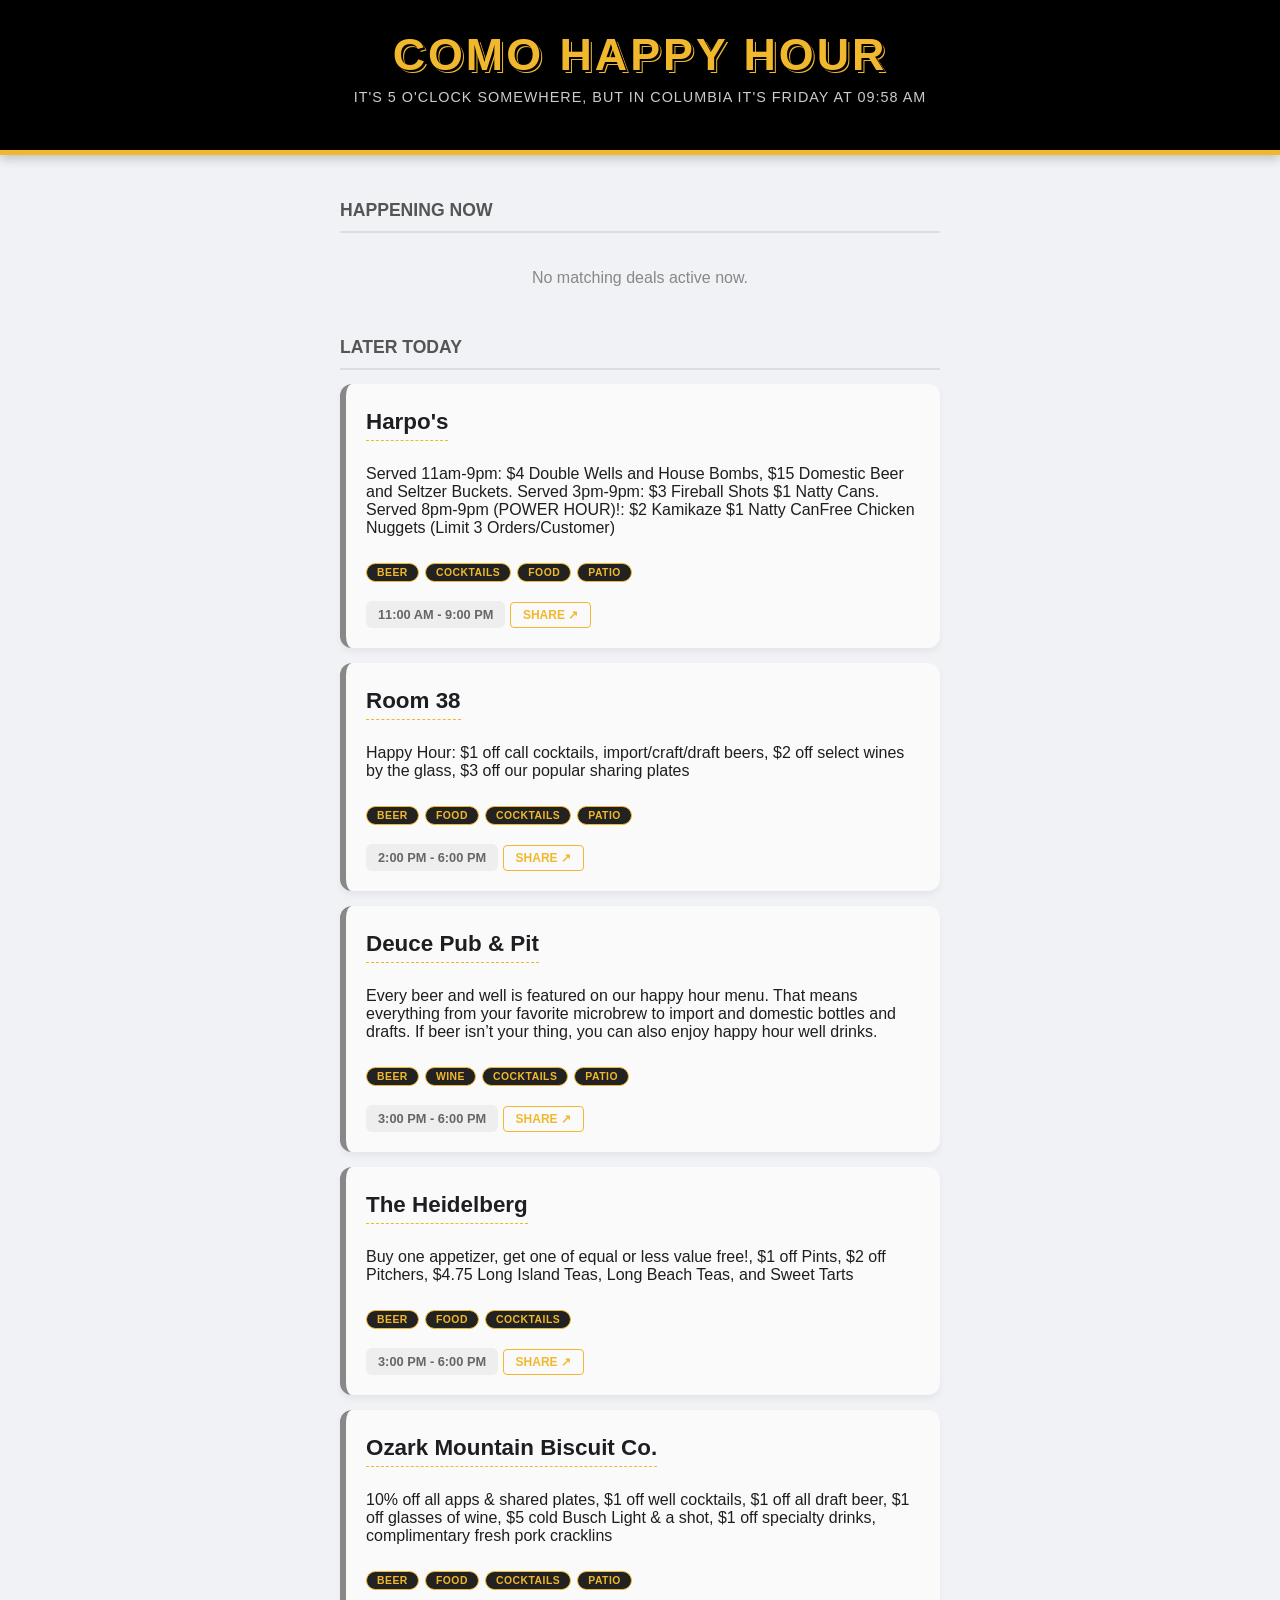
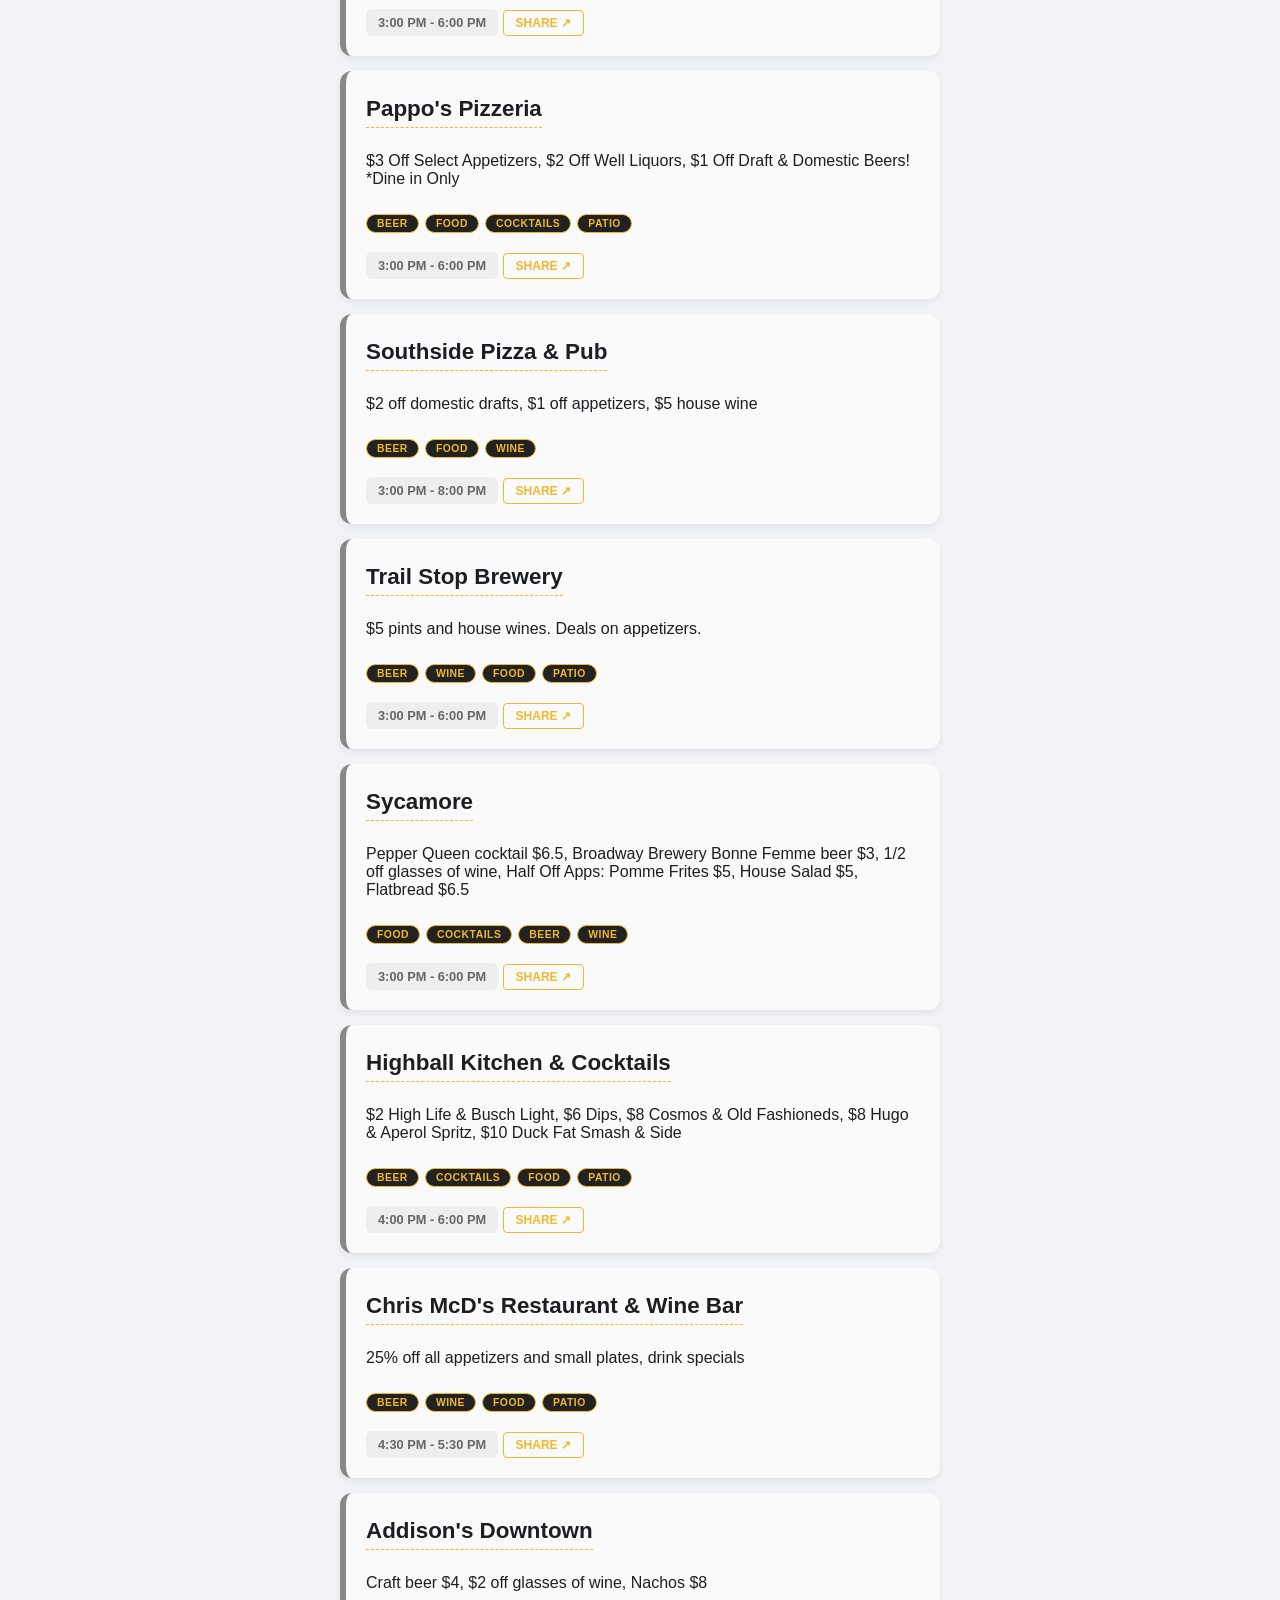
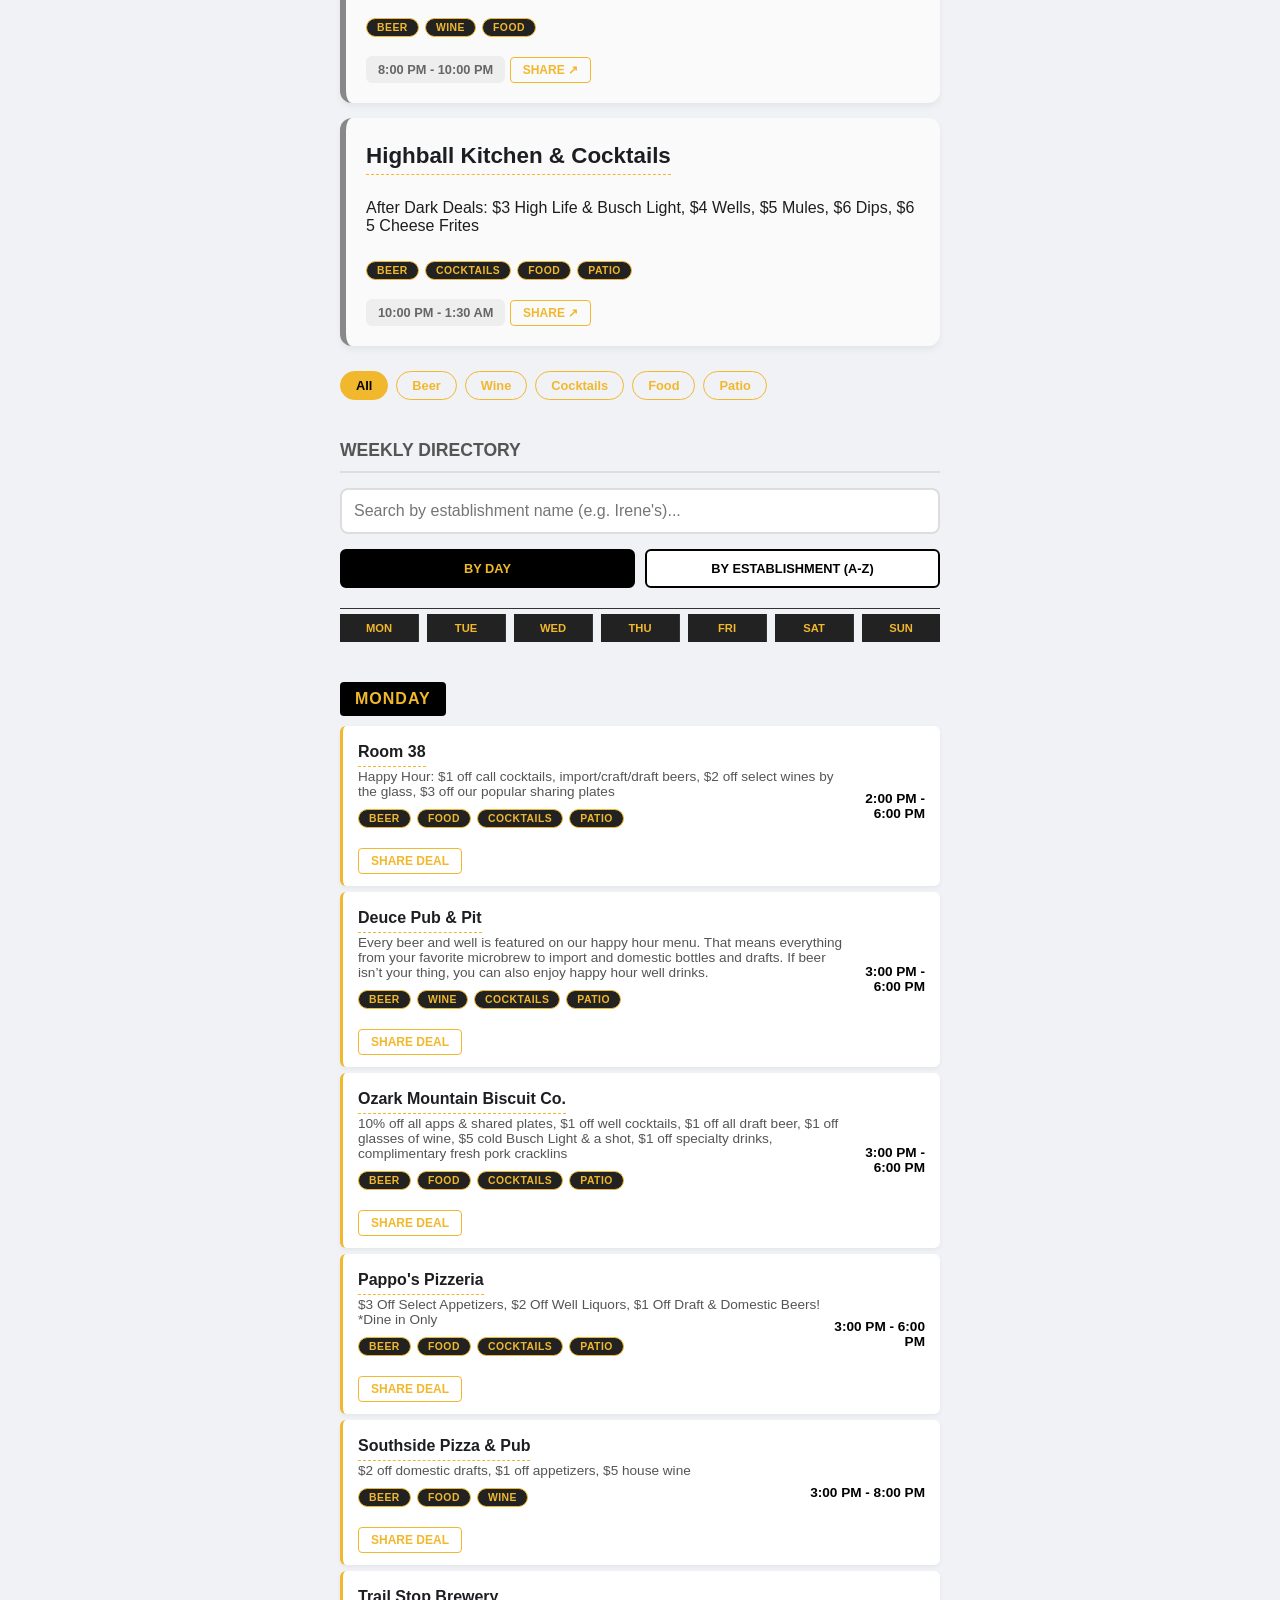
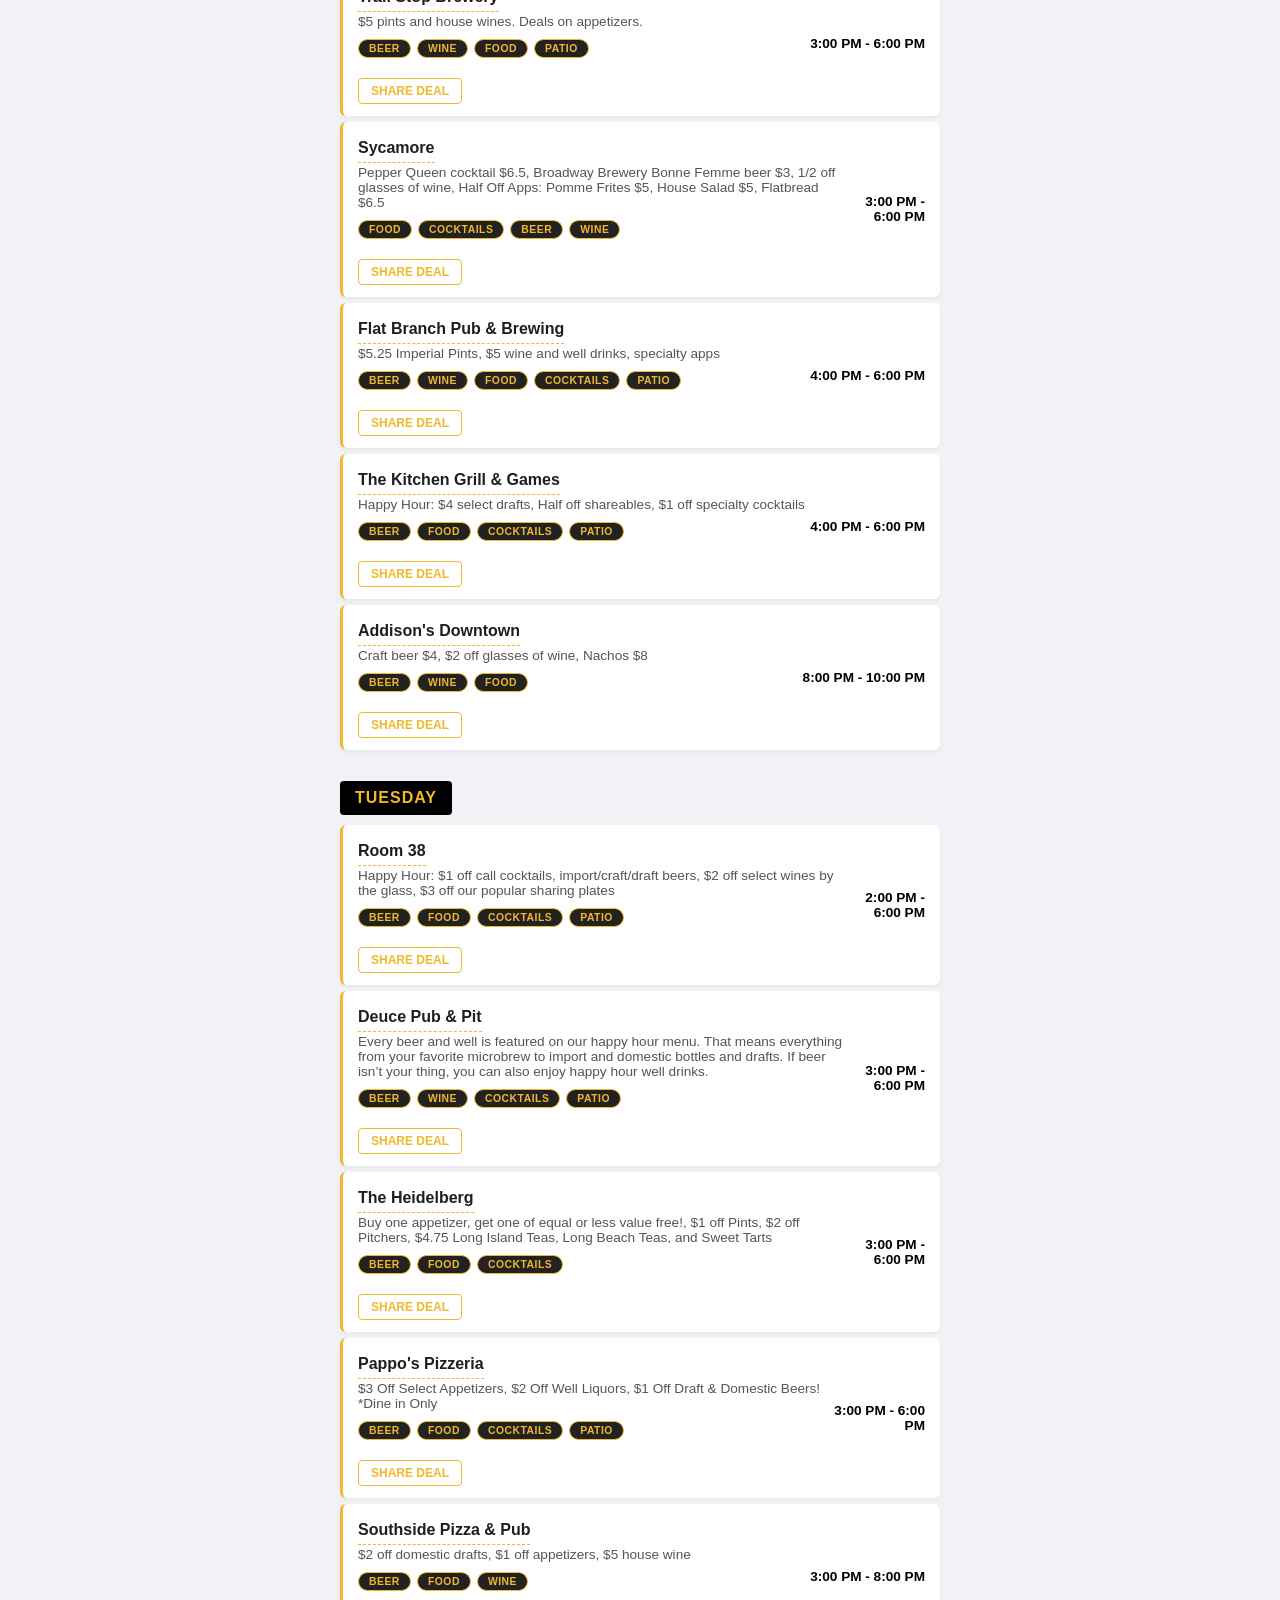
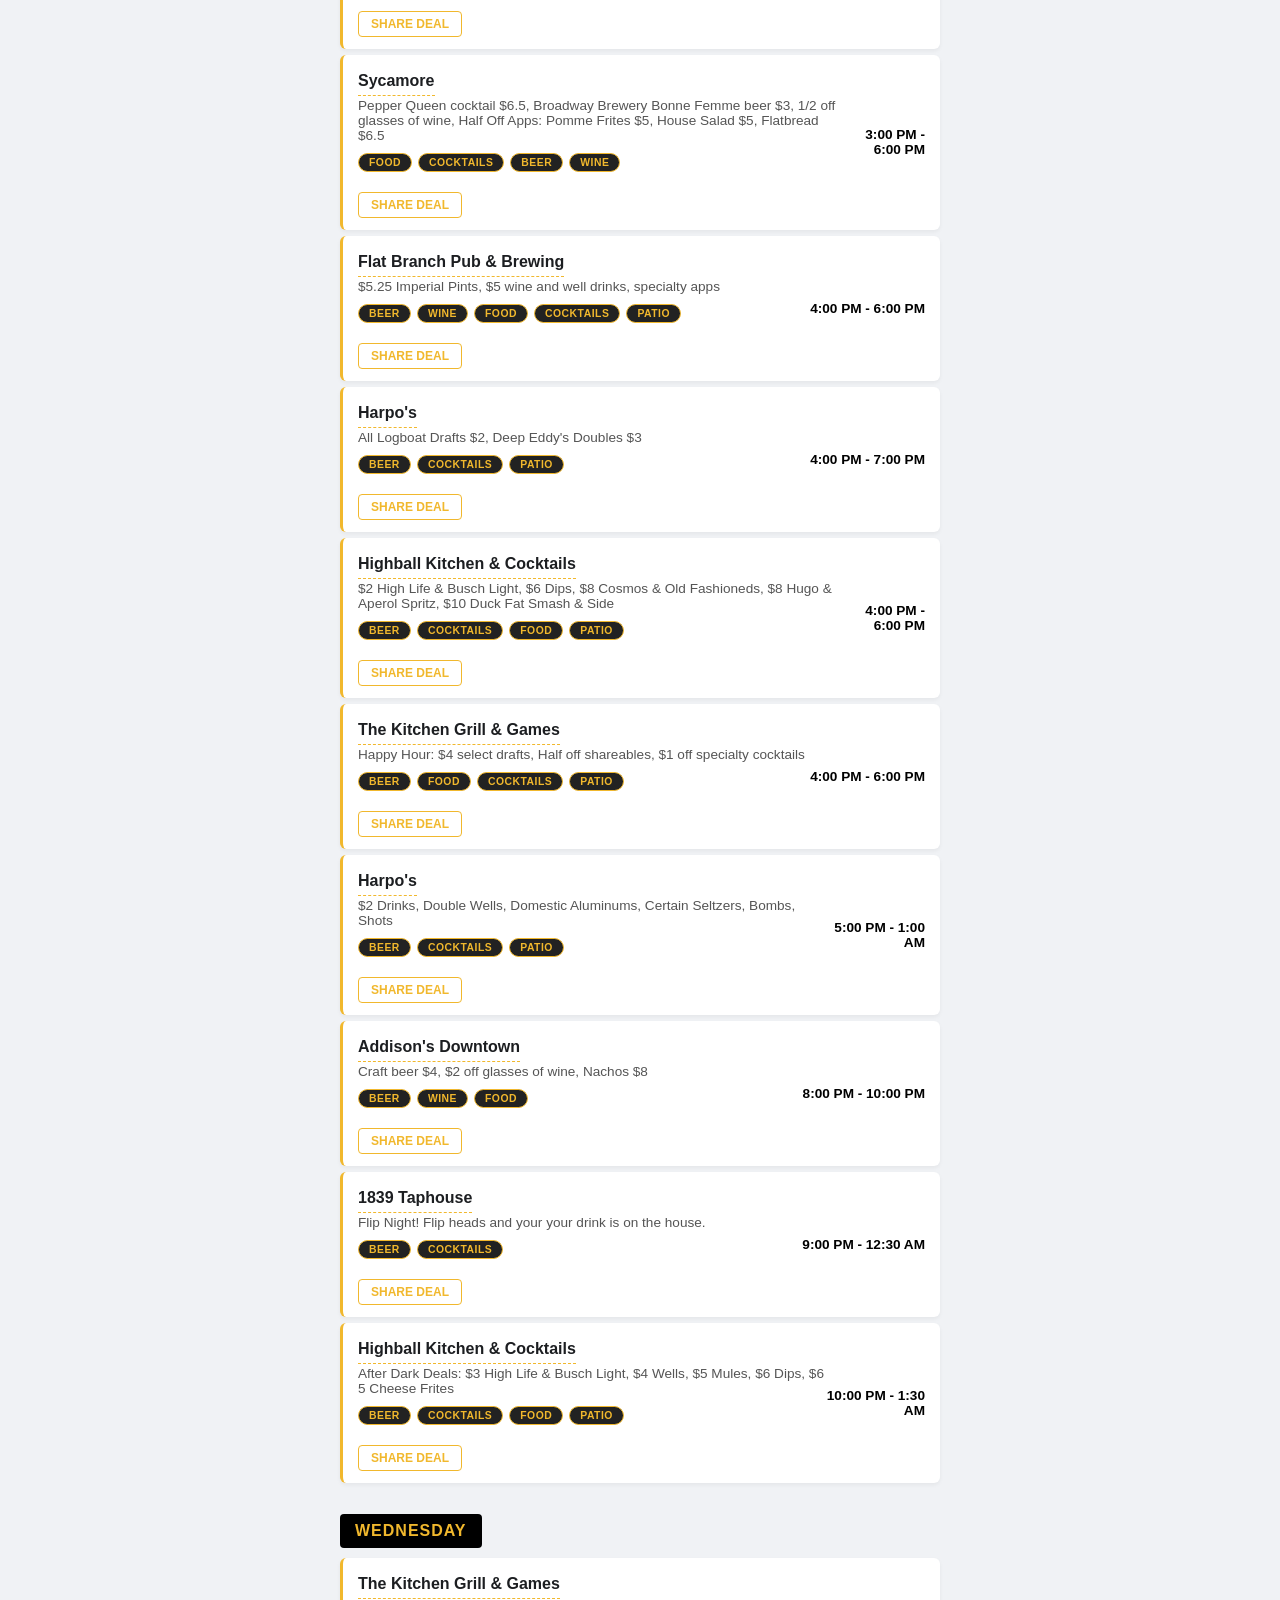
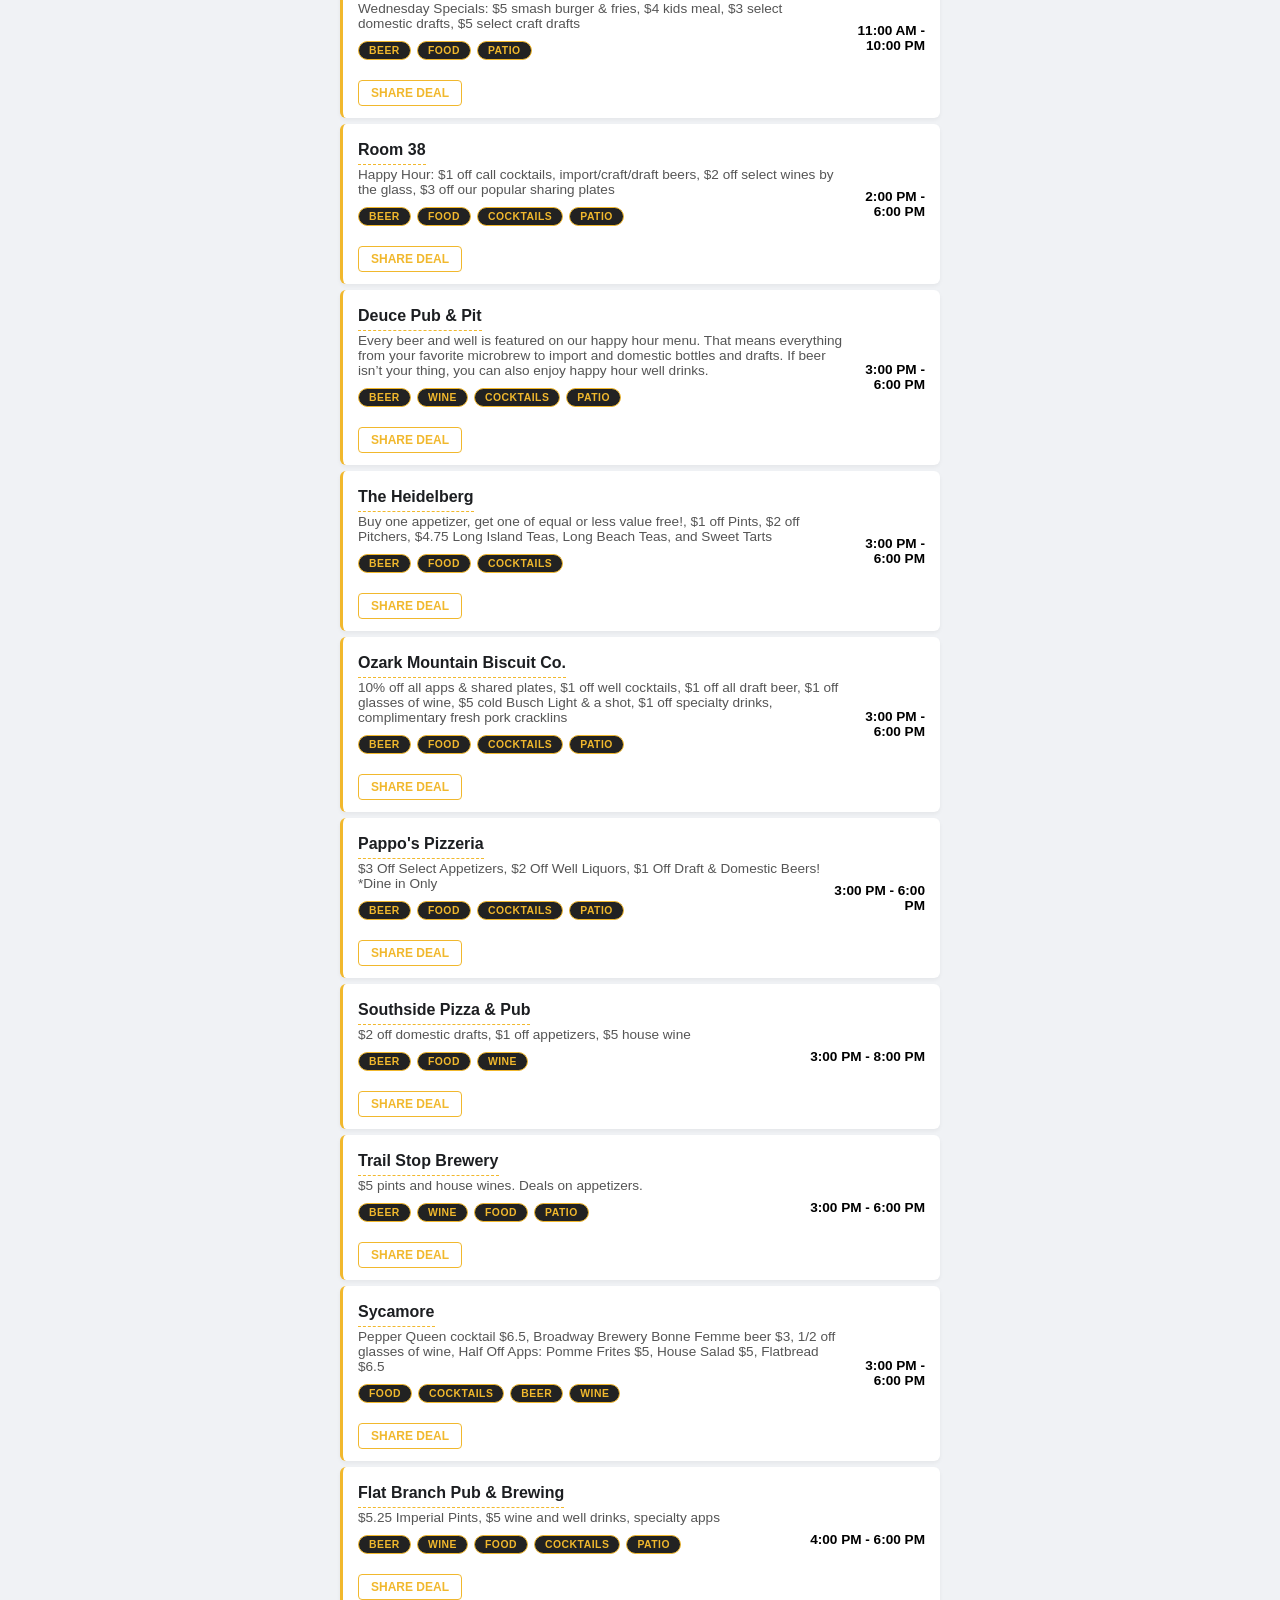
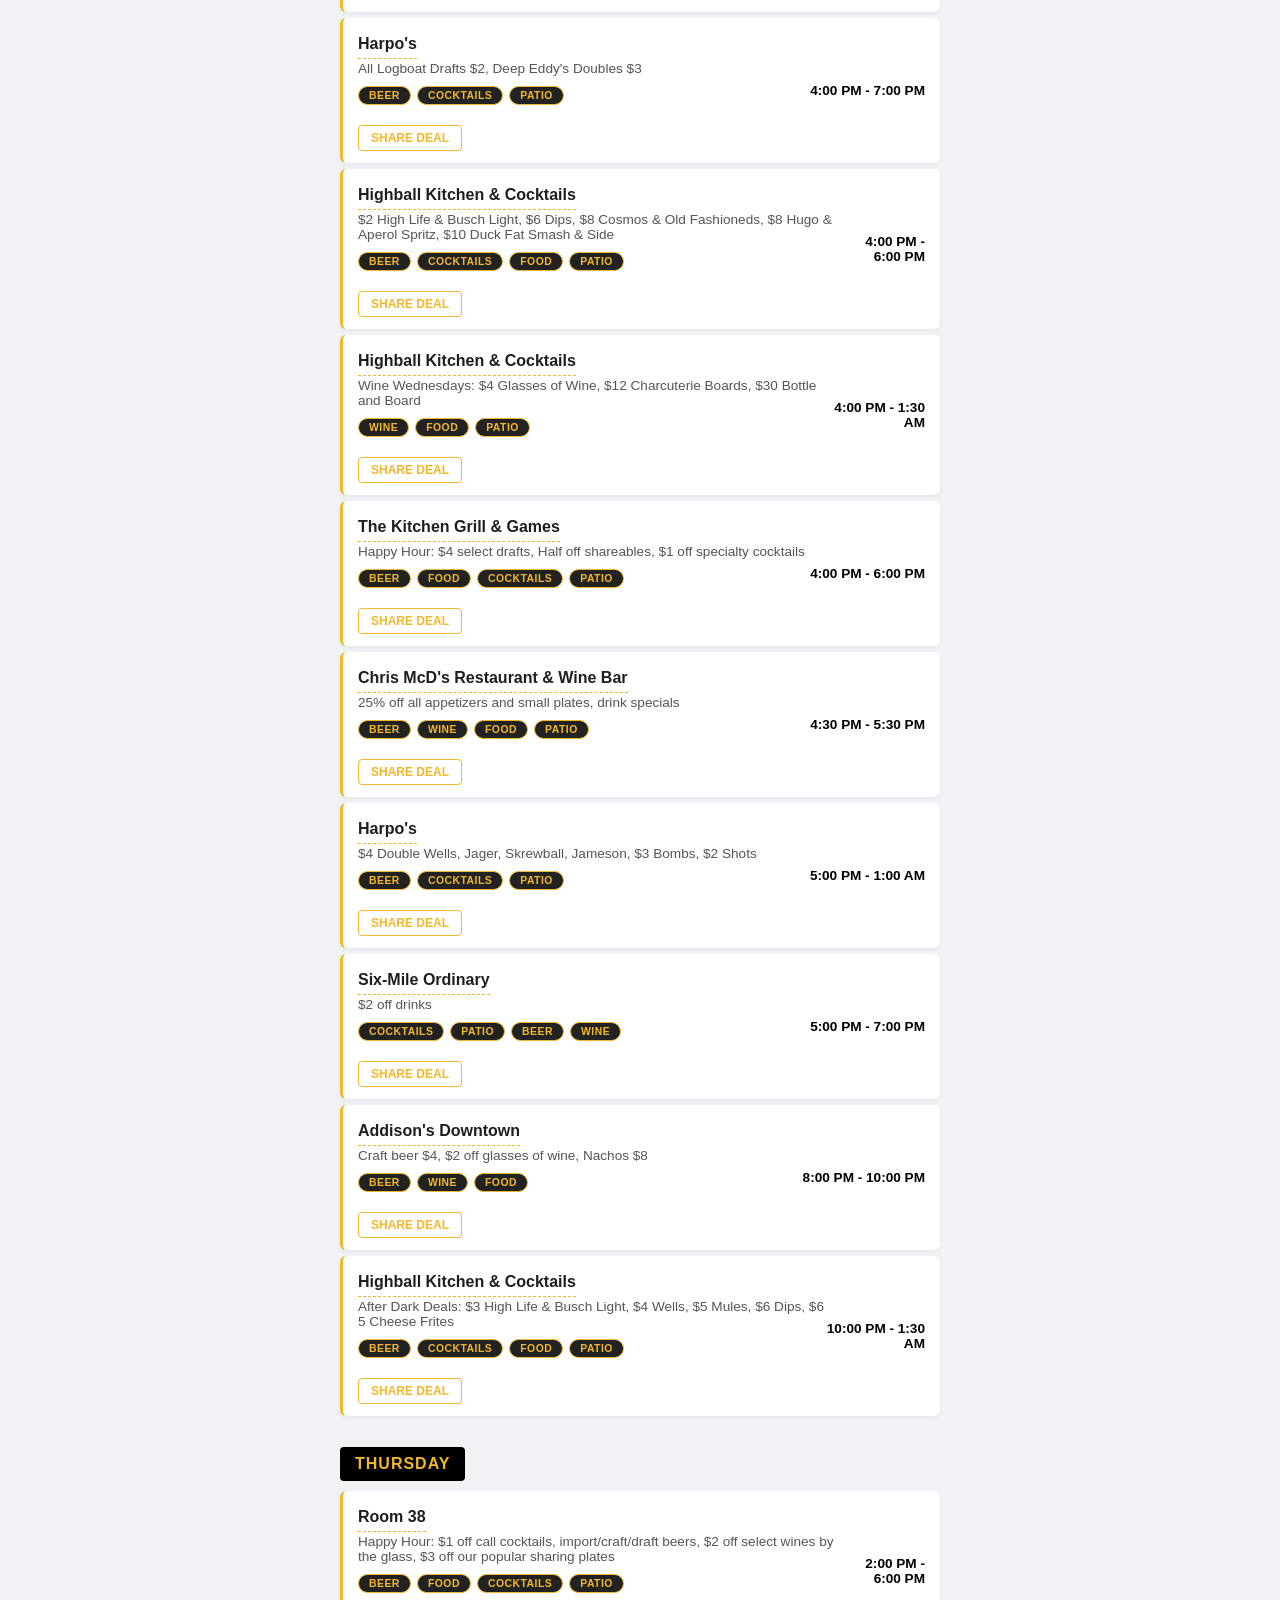
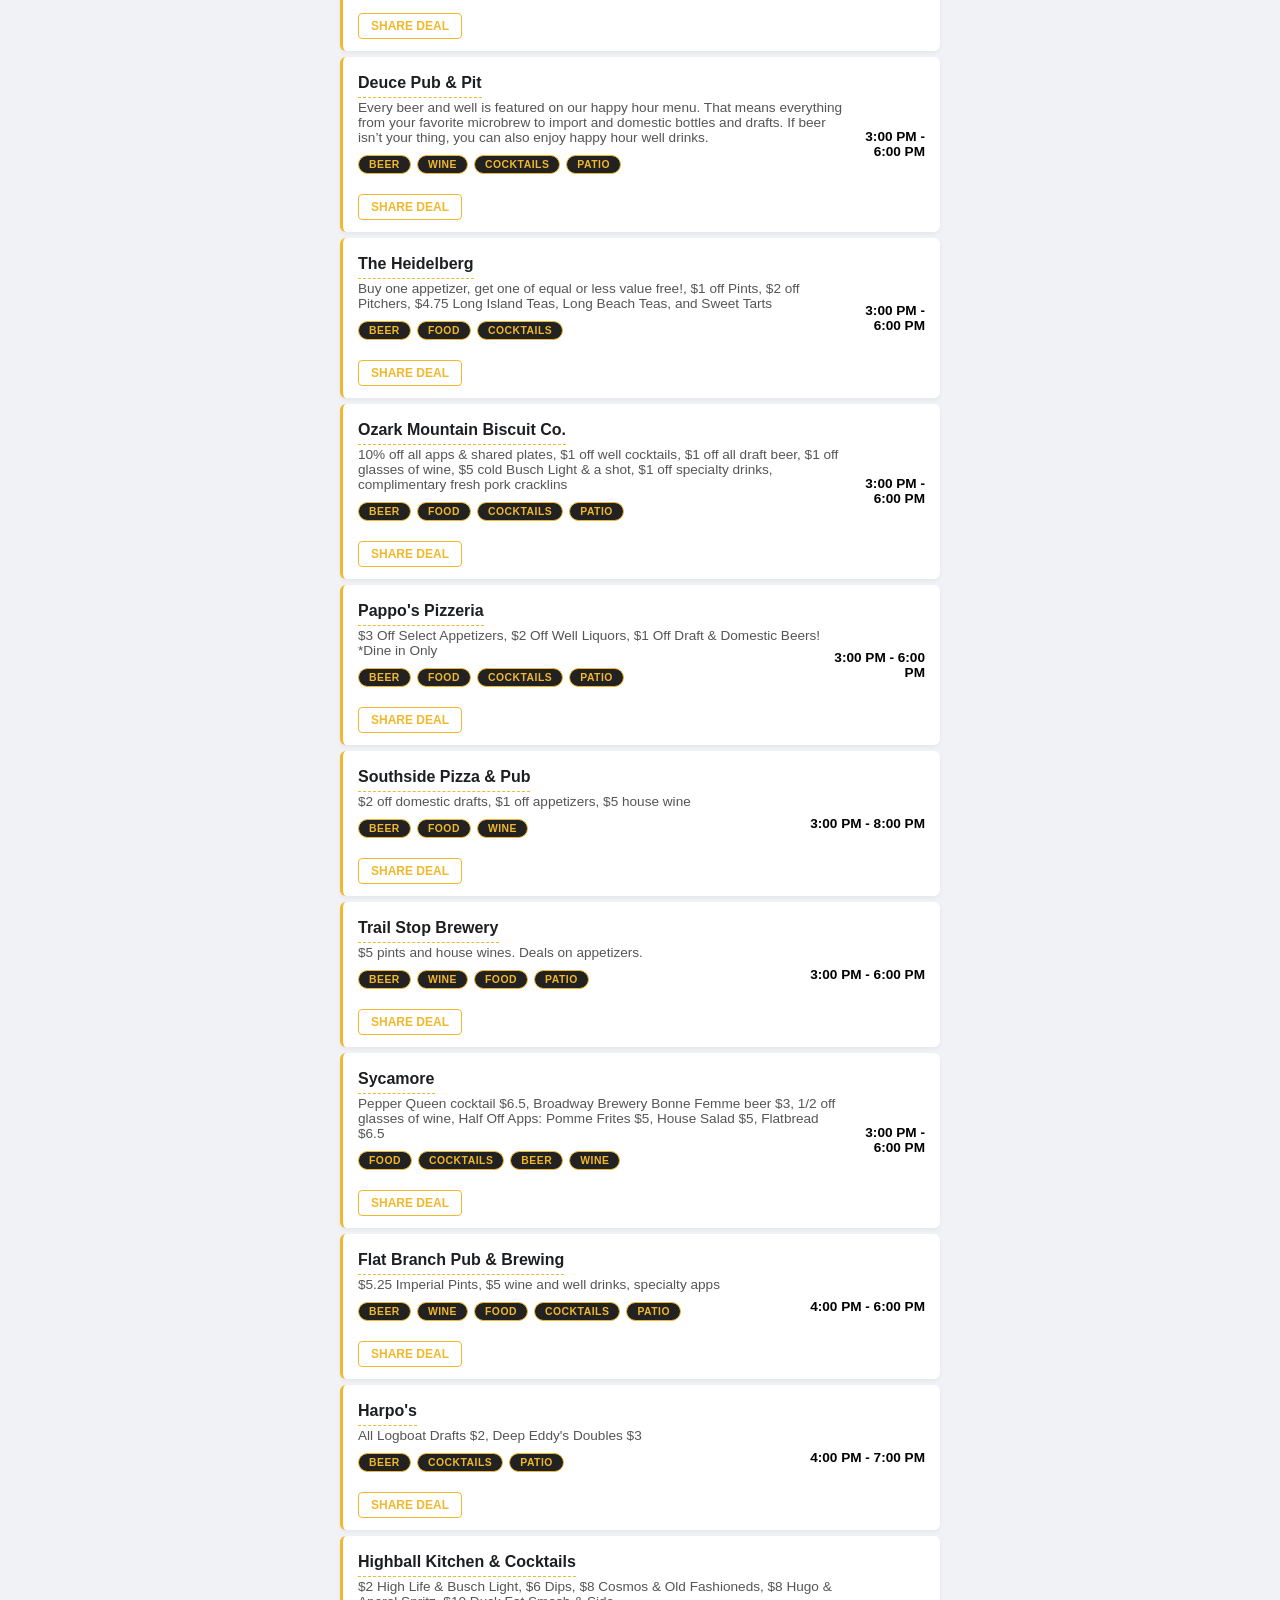
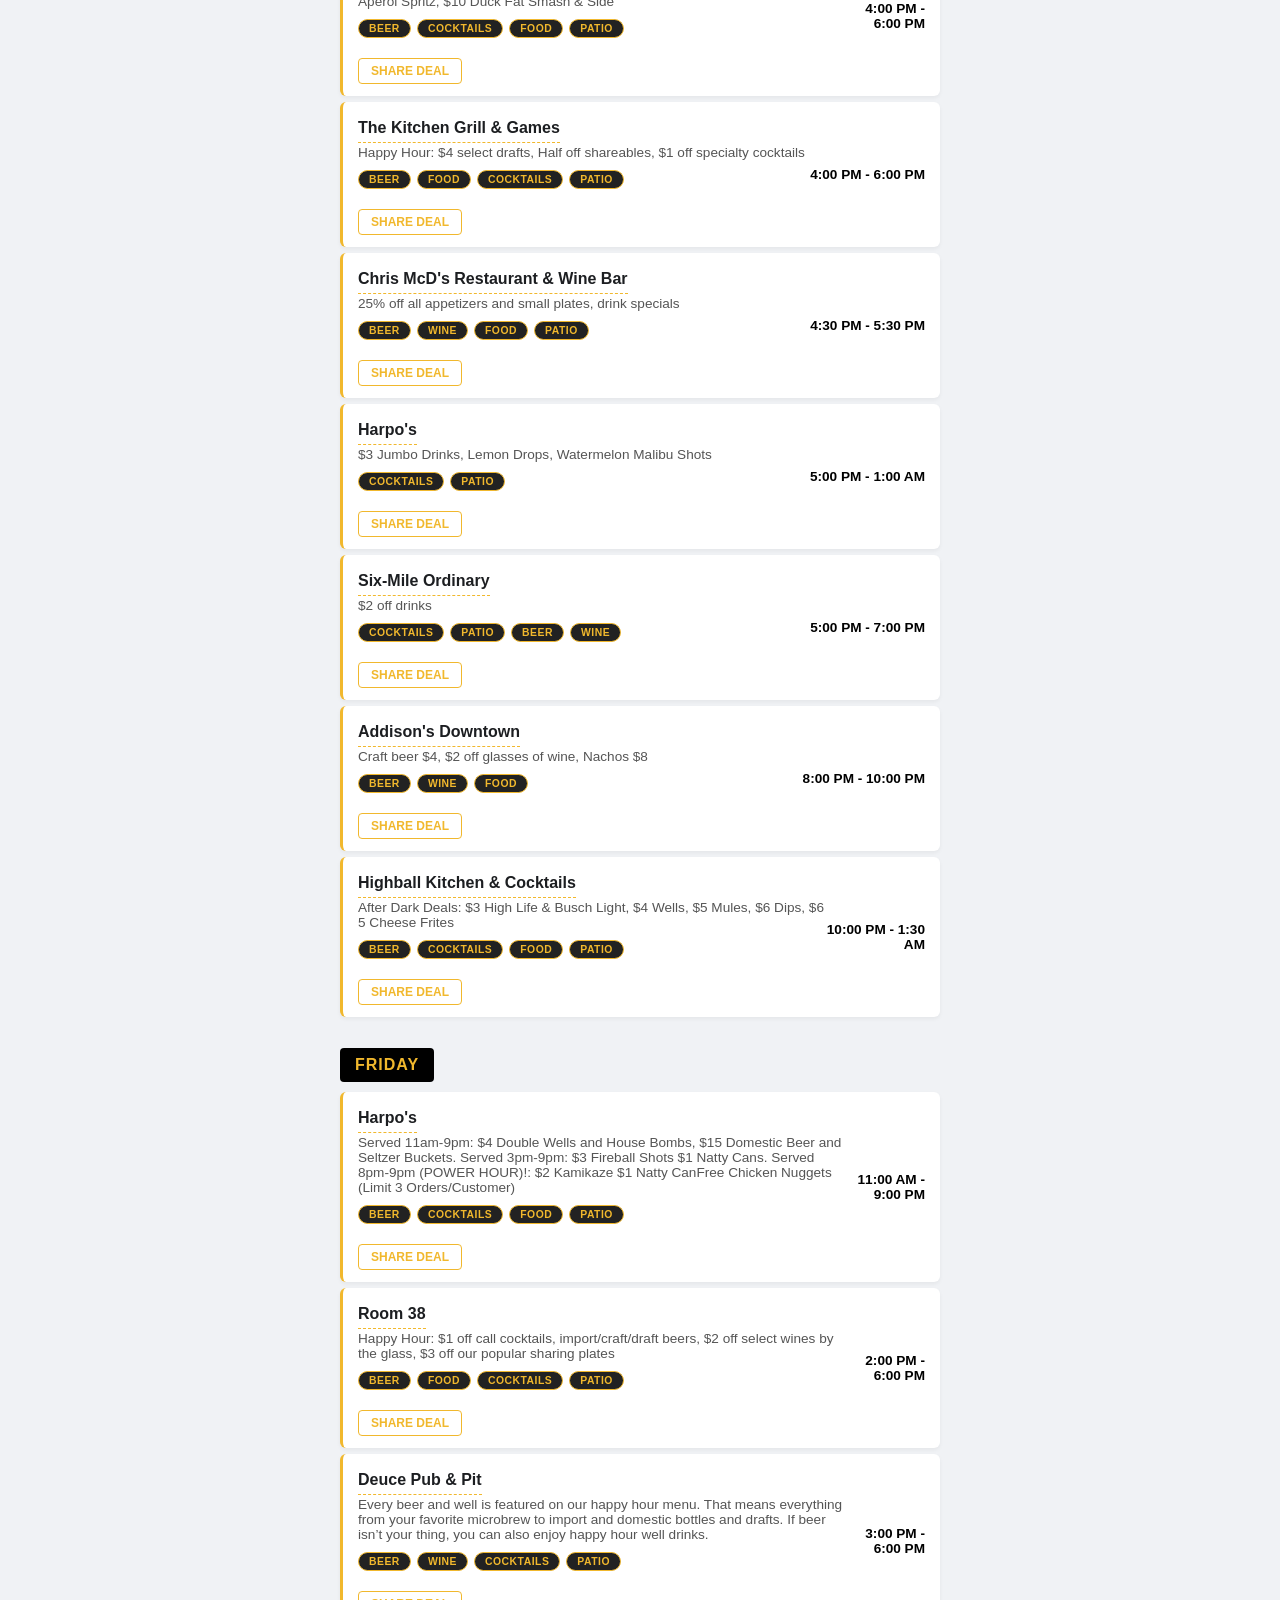
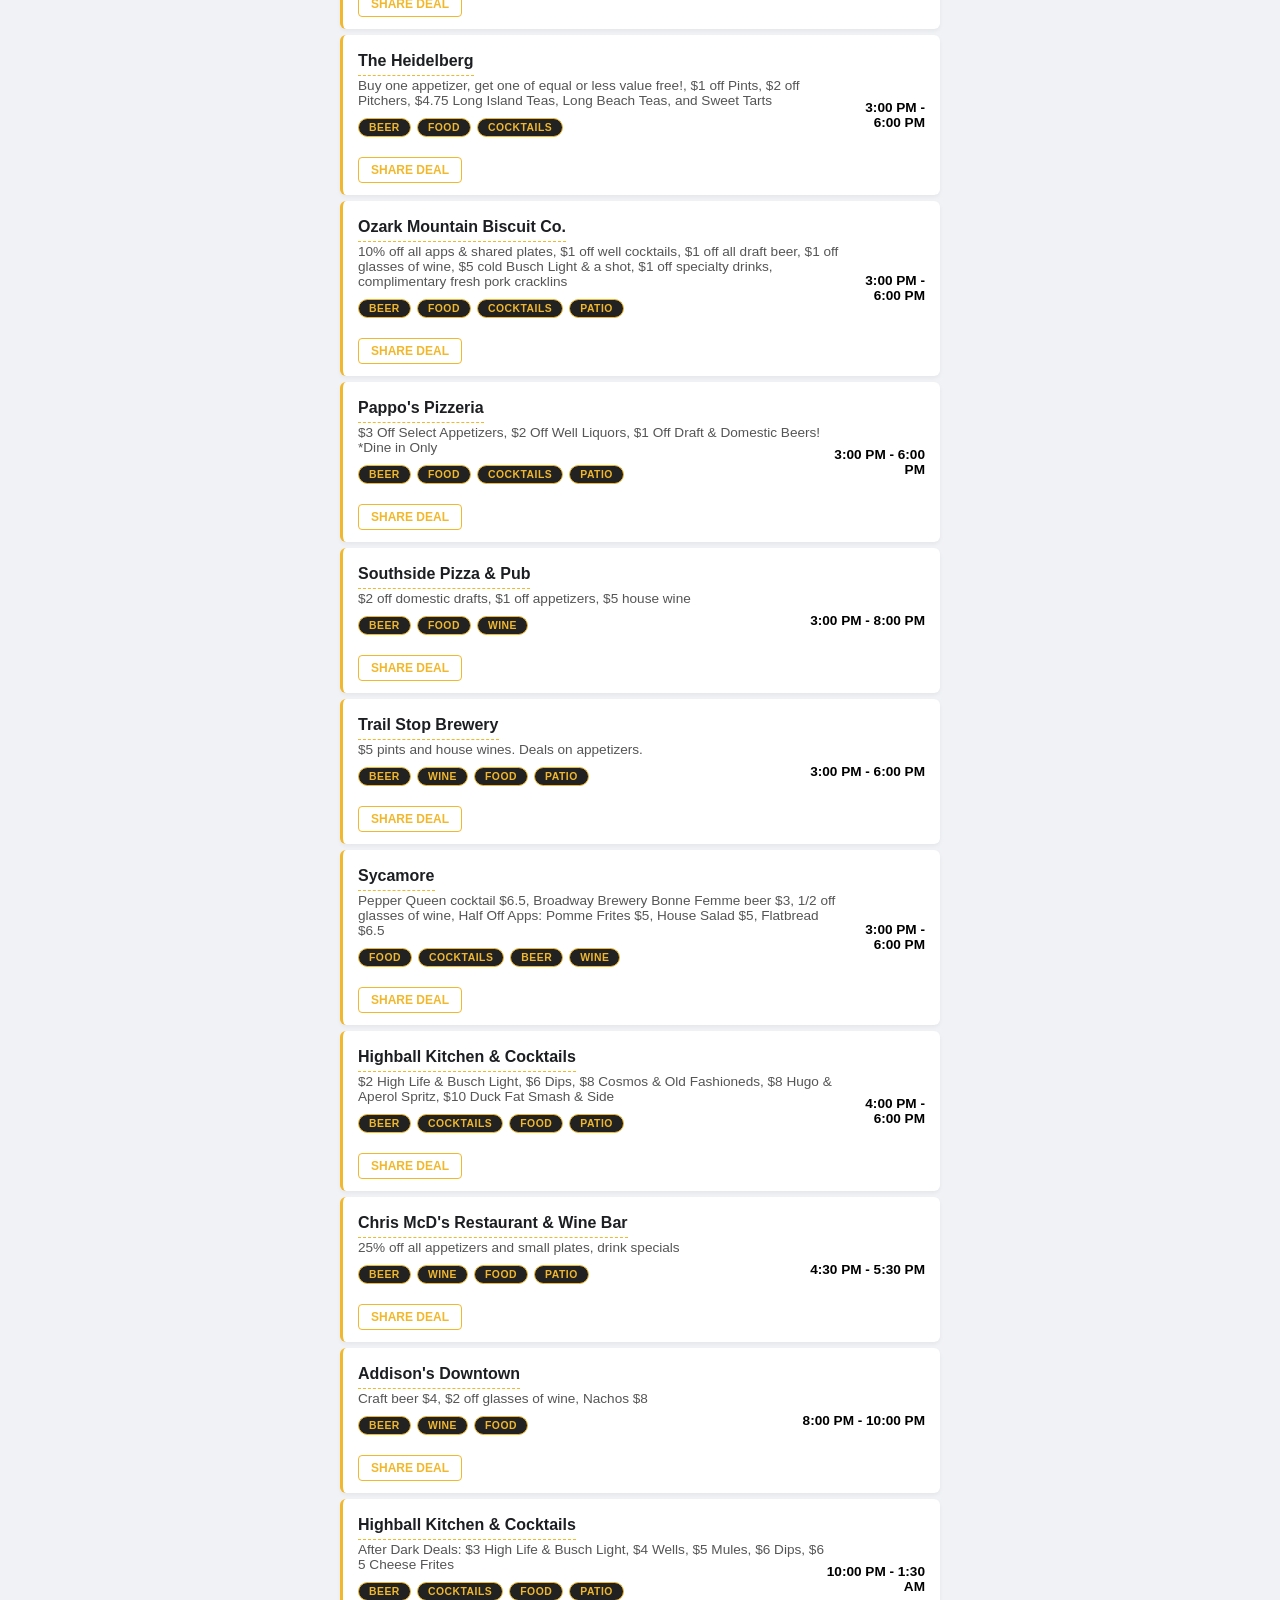
<file: index.html>
<!DOCTYPE html>
<html lang="en">
<head>
    
<!-- Google tag (gtag.js) -->
<script async src="https://www.googletagmanager.com/gtag/js?id=G-90Y93XFNSS"></script>
<script>
  window.dataLayer = window.dataLayer || [];
  function gtag(){dataLayer.push(arguments);}
  gtag('js', new Date());

  gtag('config', 'G-90Y93XFNSS');
</script>
    
    <meta charset="UTF-8">
    <meta name="viewport" content="width=device-width, initial-scale=1.0">
    <title>CoMo Happy Hour Finder</title>
    <link rel="stylesheet" href="style.css">

    <link rel="icon" type="image/png" href="favicon.png">

    <meta property="og:title" content="CoMo Happy Hour" />
<meta property="og:description" content="Find the best drink and food specials in Columbia, MO." />
<meta property="og:image" content="favicon.png" />

</head>
<body>

    <header>
        <h1>CoMo Happy Hour</h1>
        <p id="current-time">Detecting time...</p>
    </header>

    <main>
        <section id="active-section">
            <h2 class="section-title">Happening Now</h2>
            <div id="happy-hour-list">
                </div>
        </section>

        <section id="upcoming-section">
            <div id="upcoming-list">
                </div>
        </section>

        <div class="filter-container">
    <button class="filter-btn active" data-tag="all">All</button>
    <button class="filter-btn" data-tag="beer">Beer</button>
    <button class="filter-btn" data-tag="wine">Wine</button>
    <button class="filter-btn" data-tag="cocktails">Cocktails</button>
    <button class="filter-btn" data-tag="food">Food</button>
    <button class="filter-btn" data-tag="patio">Patio</button>
</div>

        <section id="directory-section">
            <h2 class="section-title">Weekly Directory</h2>
            
            <div class="search-container">
                <input type="text" id="directory-search" placeholder="Search by establishment name (e.g. Irene's)...">
            </div>

            <div class="directory-controls">
                <button id="view-by-day" class="toggle-btn active">By Day</button>
                <button id="view-by-bar" class="toggle-btn">By Establishment (A-Z)</button>
            </div>

            <div id="day-nav-container" class="filter-container" style="display: none;">
    <button class="day-nav-btn" onclick="scrollToDay('Monday')">Mon</button>
    <button class="day-nav-btn" onclick="scrollToDay('Tuesday')">Tue</button>
    <button class="day-nav-btn" onclick="scrollToDay('Wednesday')">Wed</button>
    <button class="day-nav-btn" onclick="scrollToDay('Thursday')">Thu</button>
    <button class="day-nav-btn" onclick="scrollToDay('Friday')">Fri</button>
    <button class="day-nav-btn" onclick="scrollToDay('Saturday')">Sat</button>
    <button class="day-nav-btn" onclick="scrollToDay('Sunday')">Sun</button>
</div>

            <div id="full-directory">
                </div>
        </section>

        <section id="submission-section">
            <h2 class="section-title">Found a Deal?</h2>
            <div class="submission-card">
                <p>Help the community! Submit a happy hour we missed.</p>
                <form action="https://formspree.io/f/xgodelkj" method="POST" id="deal-form">
                    <input type="text" name="barName" placeholder="Establishment Name" required>
                    <input type="text" name="dealDetails" placeholder="What is the deal? (e.g. $2 Tacos)" required>
                    <input type="text" name="hours" placeholder="Hours (e.g. 4pm-6pm)" required>
                    <button type="submit">Submit Deal</button>
                </form>
            </div>
        </section>
    </main>

<footer>
    <p id="update-date">Deals last verified: --</p>
    <p class="disclaimer">Note: Deals are subject to change and are not guaranteed. Please verify with the venue upon arrival.</p>
</footer>

    <script src="script.js"></script>
</body>
</html>
</file>
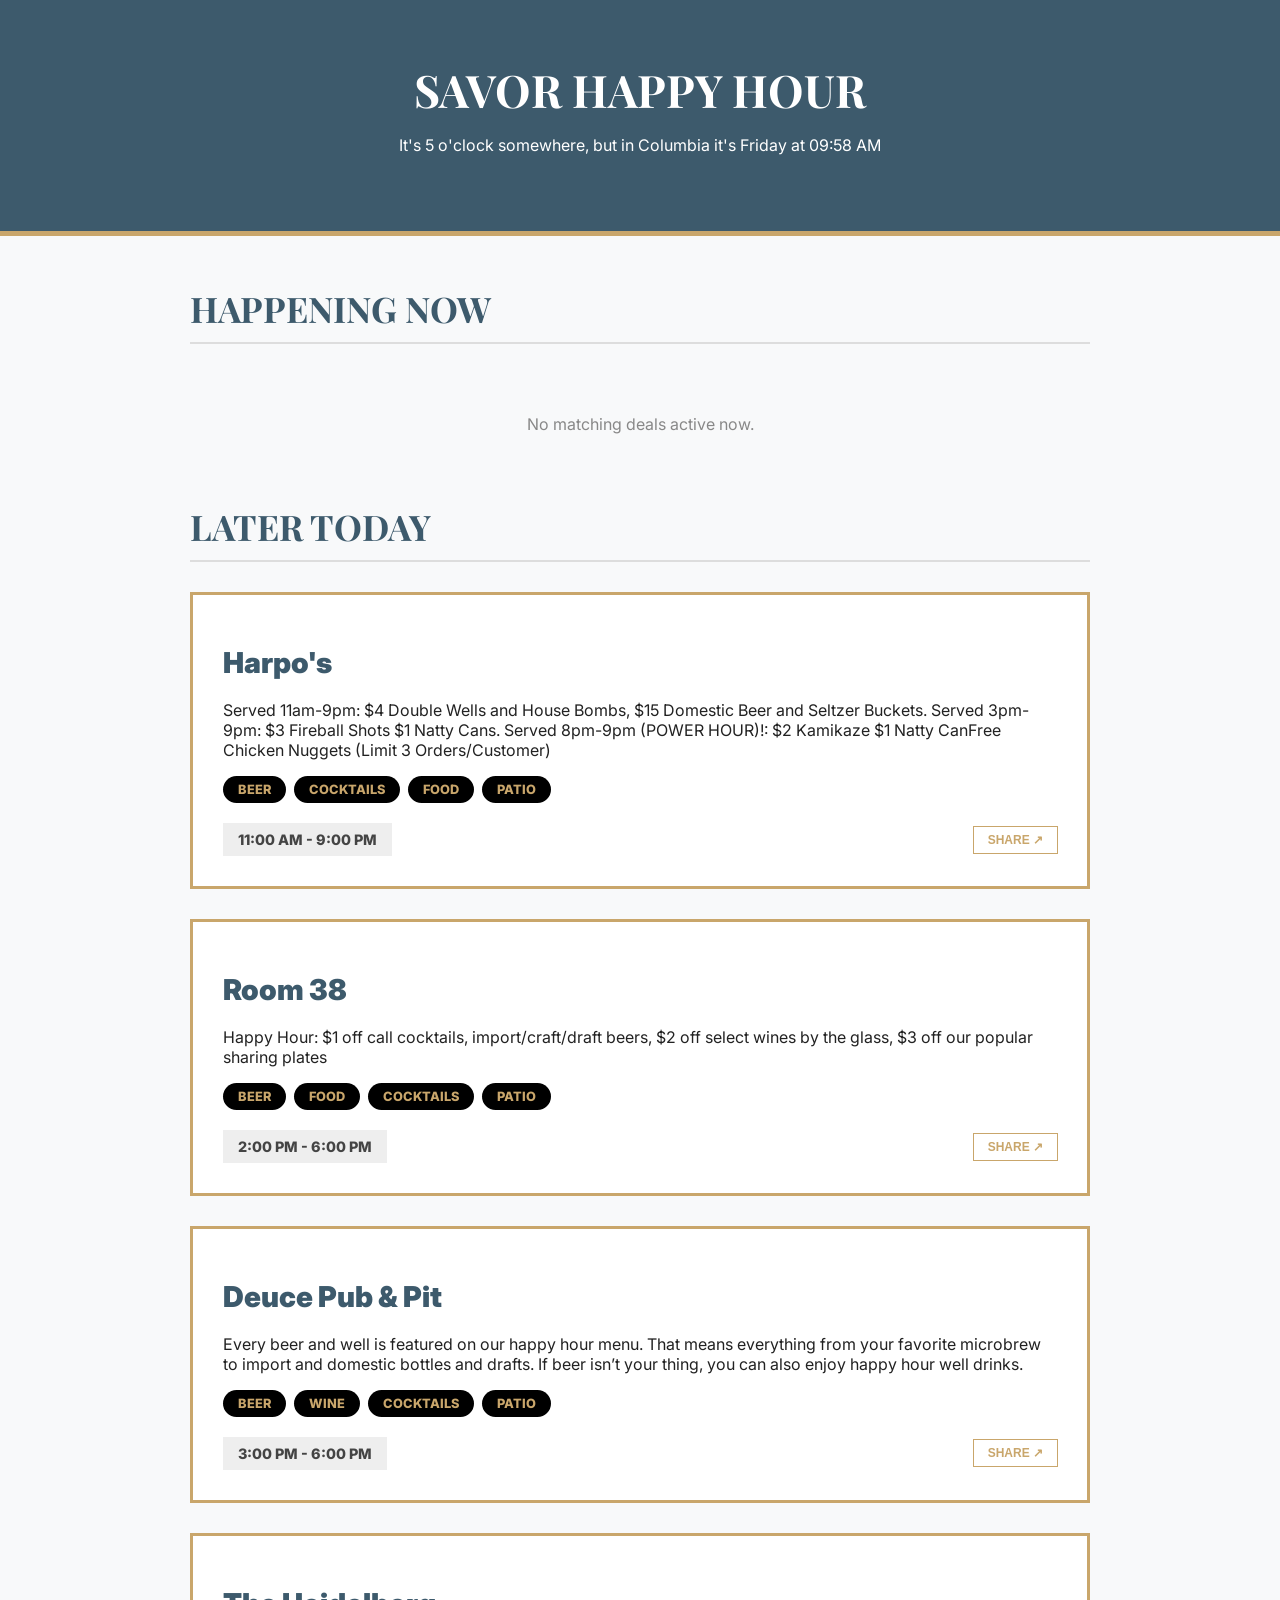
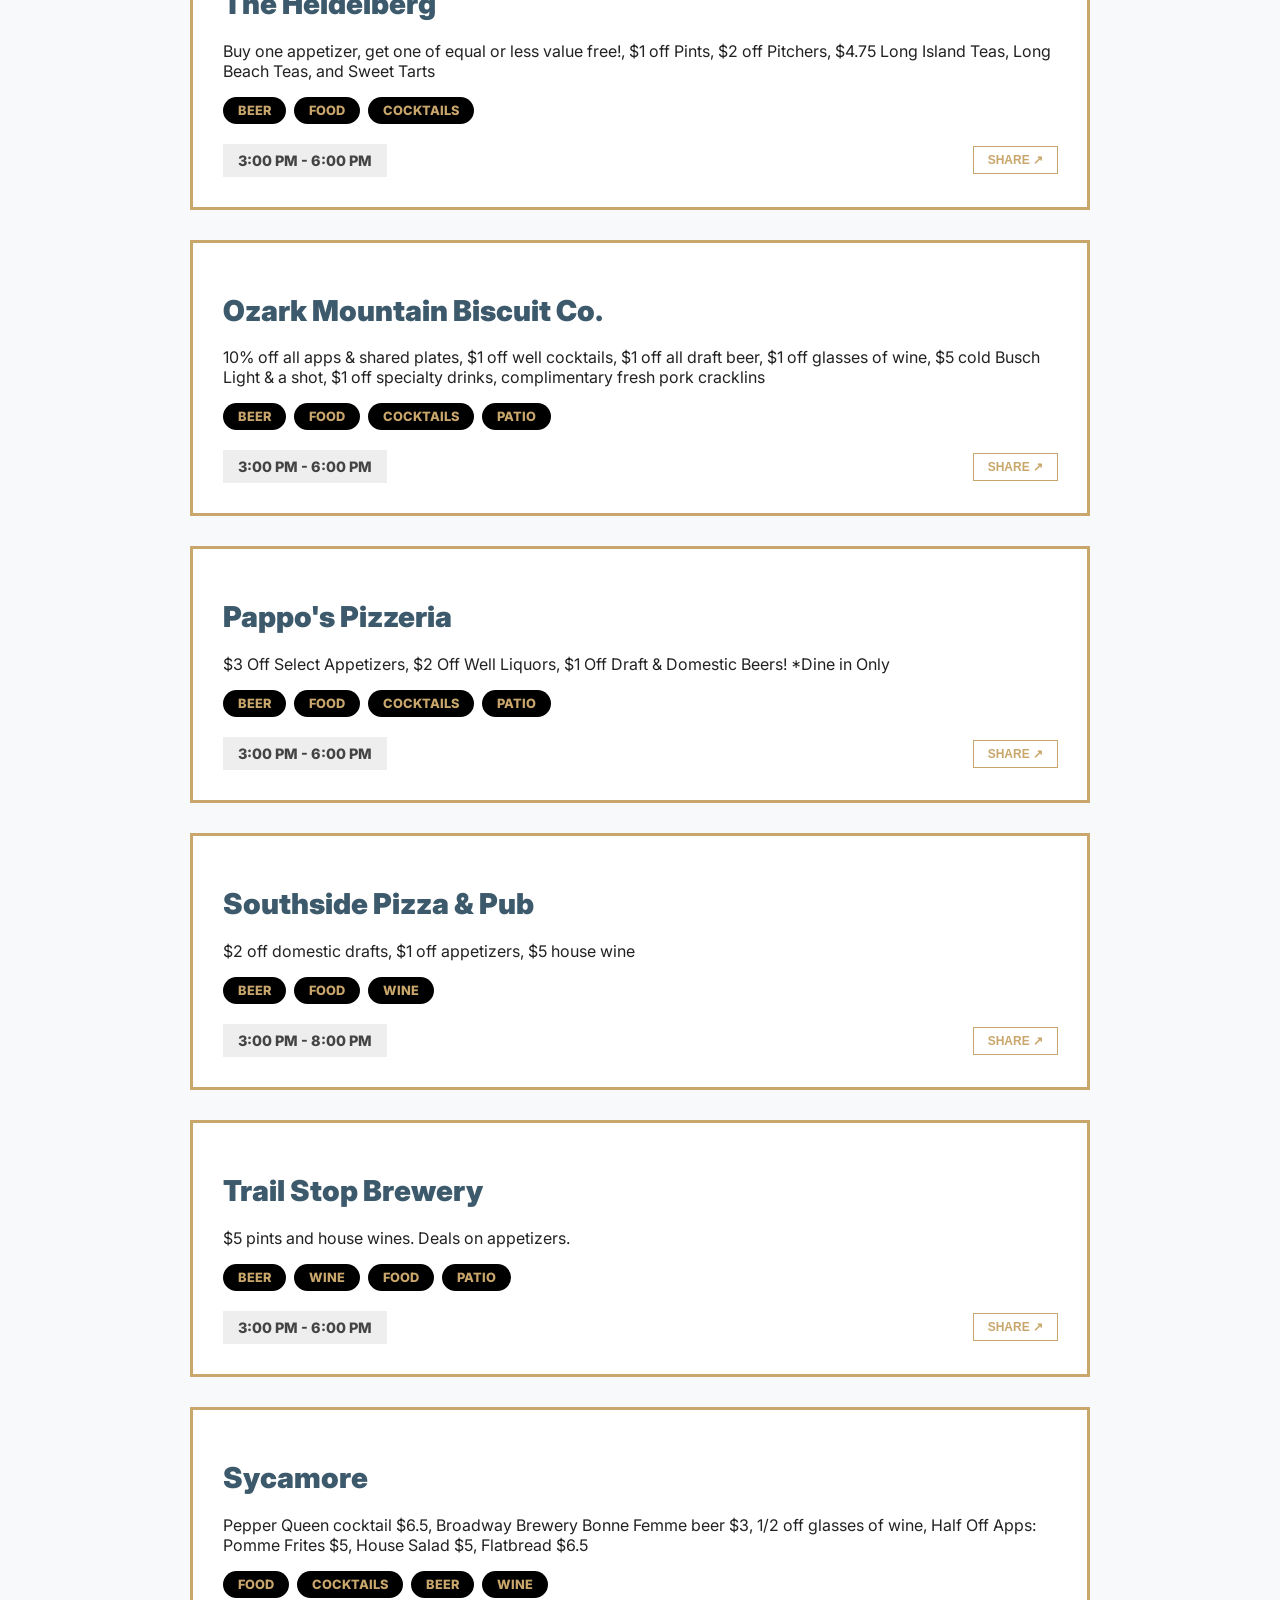
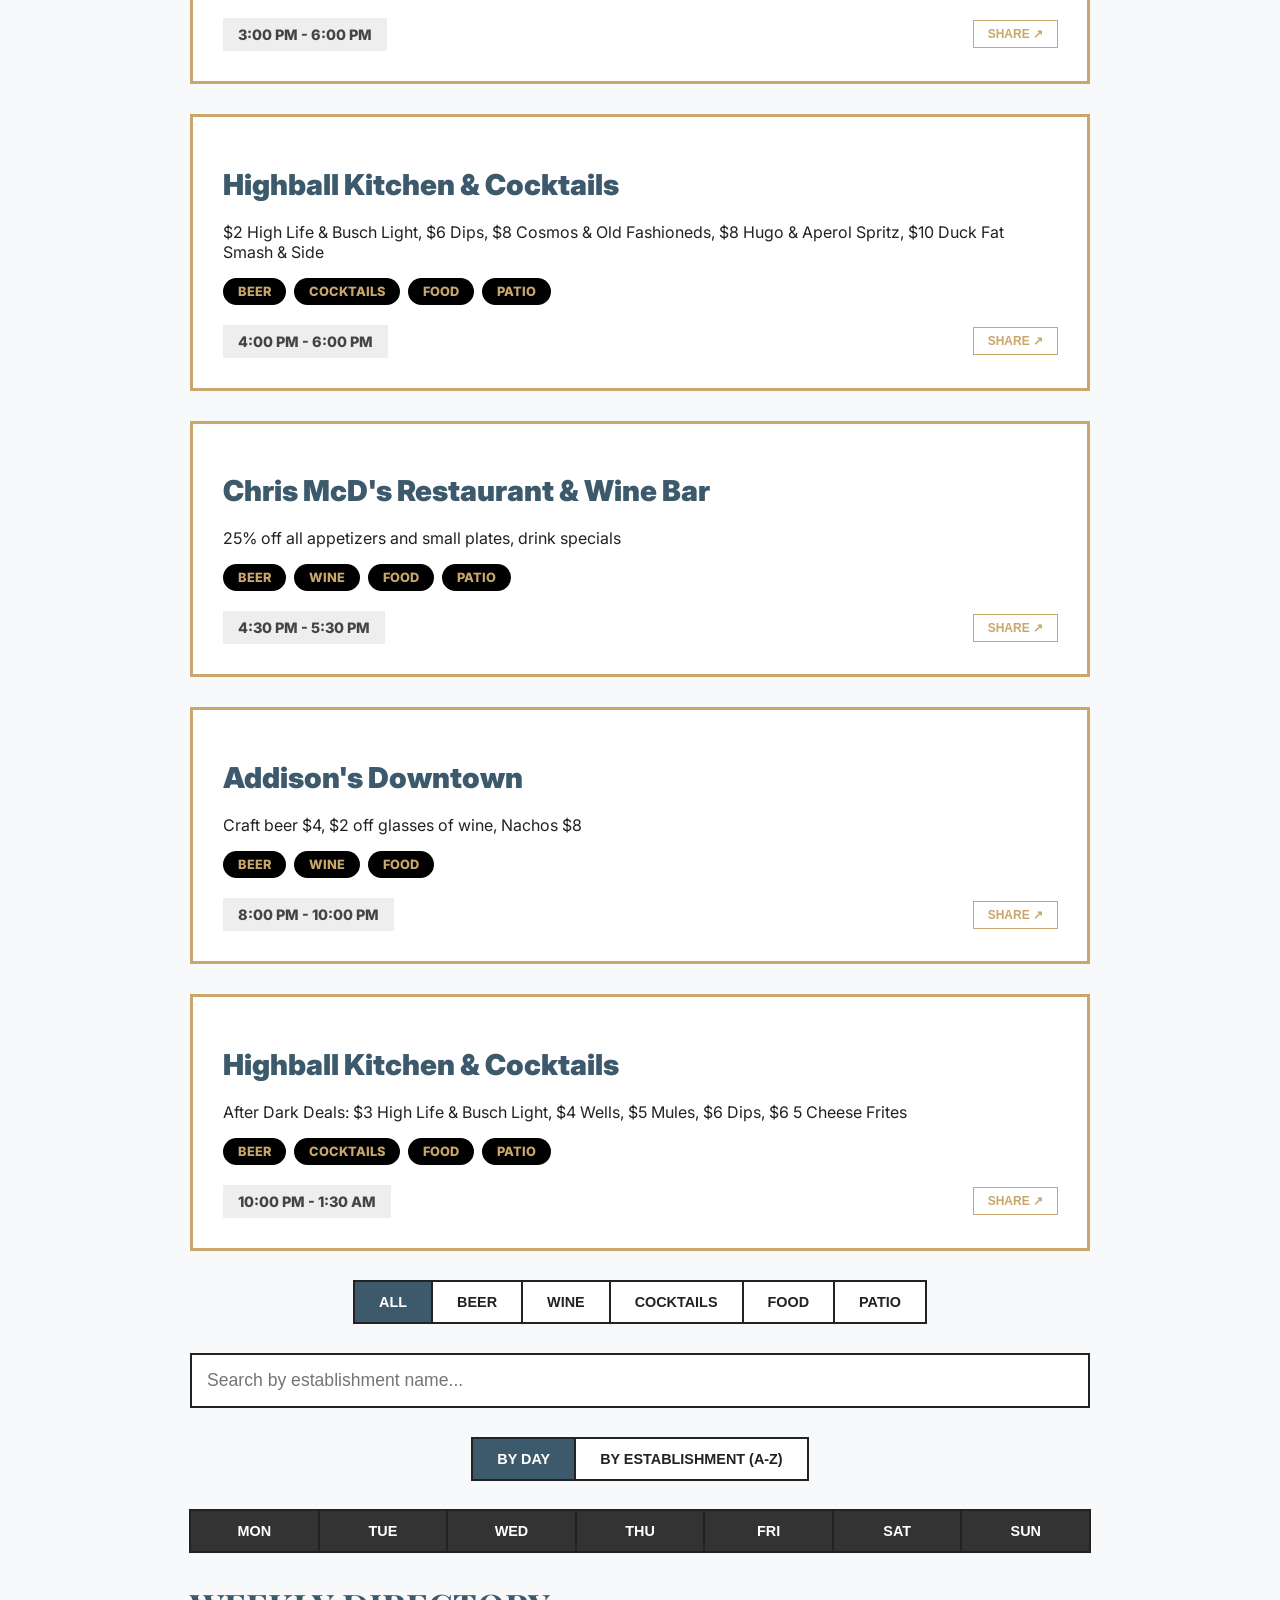
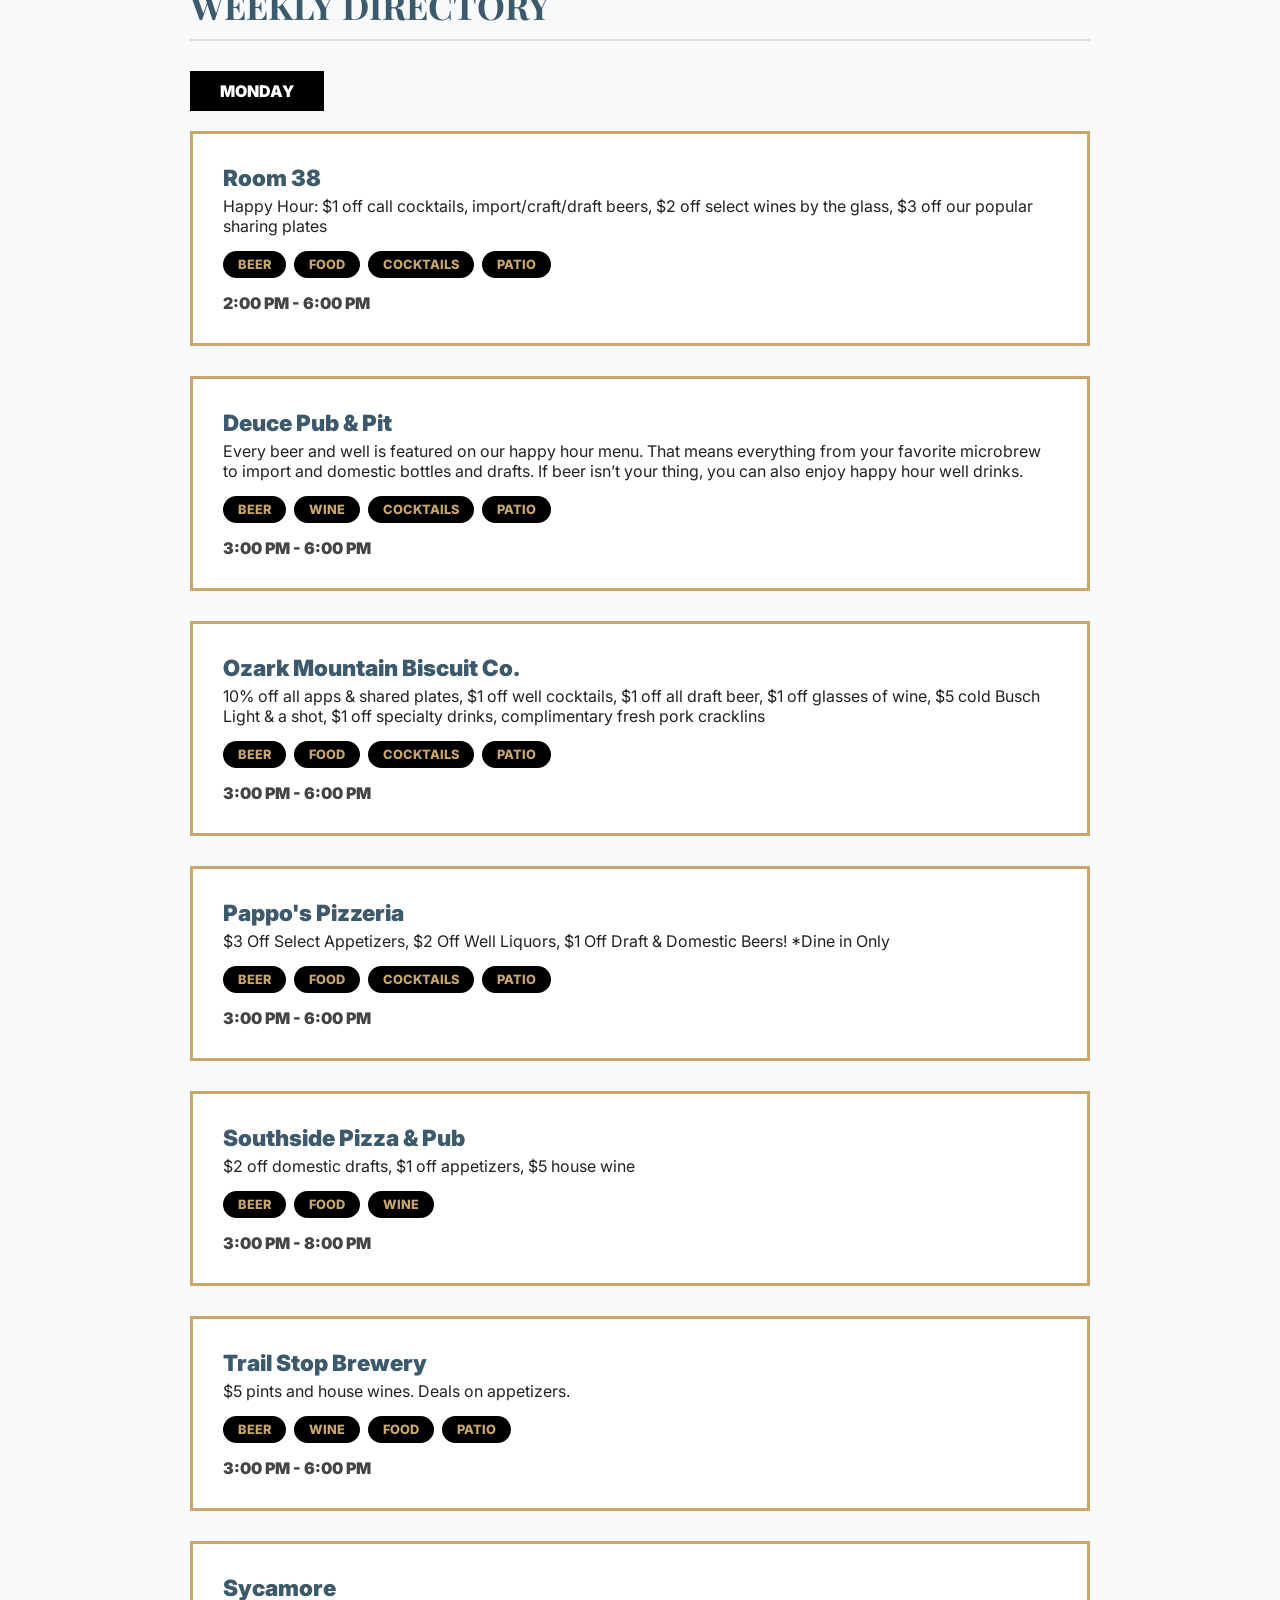
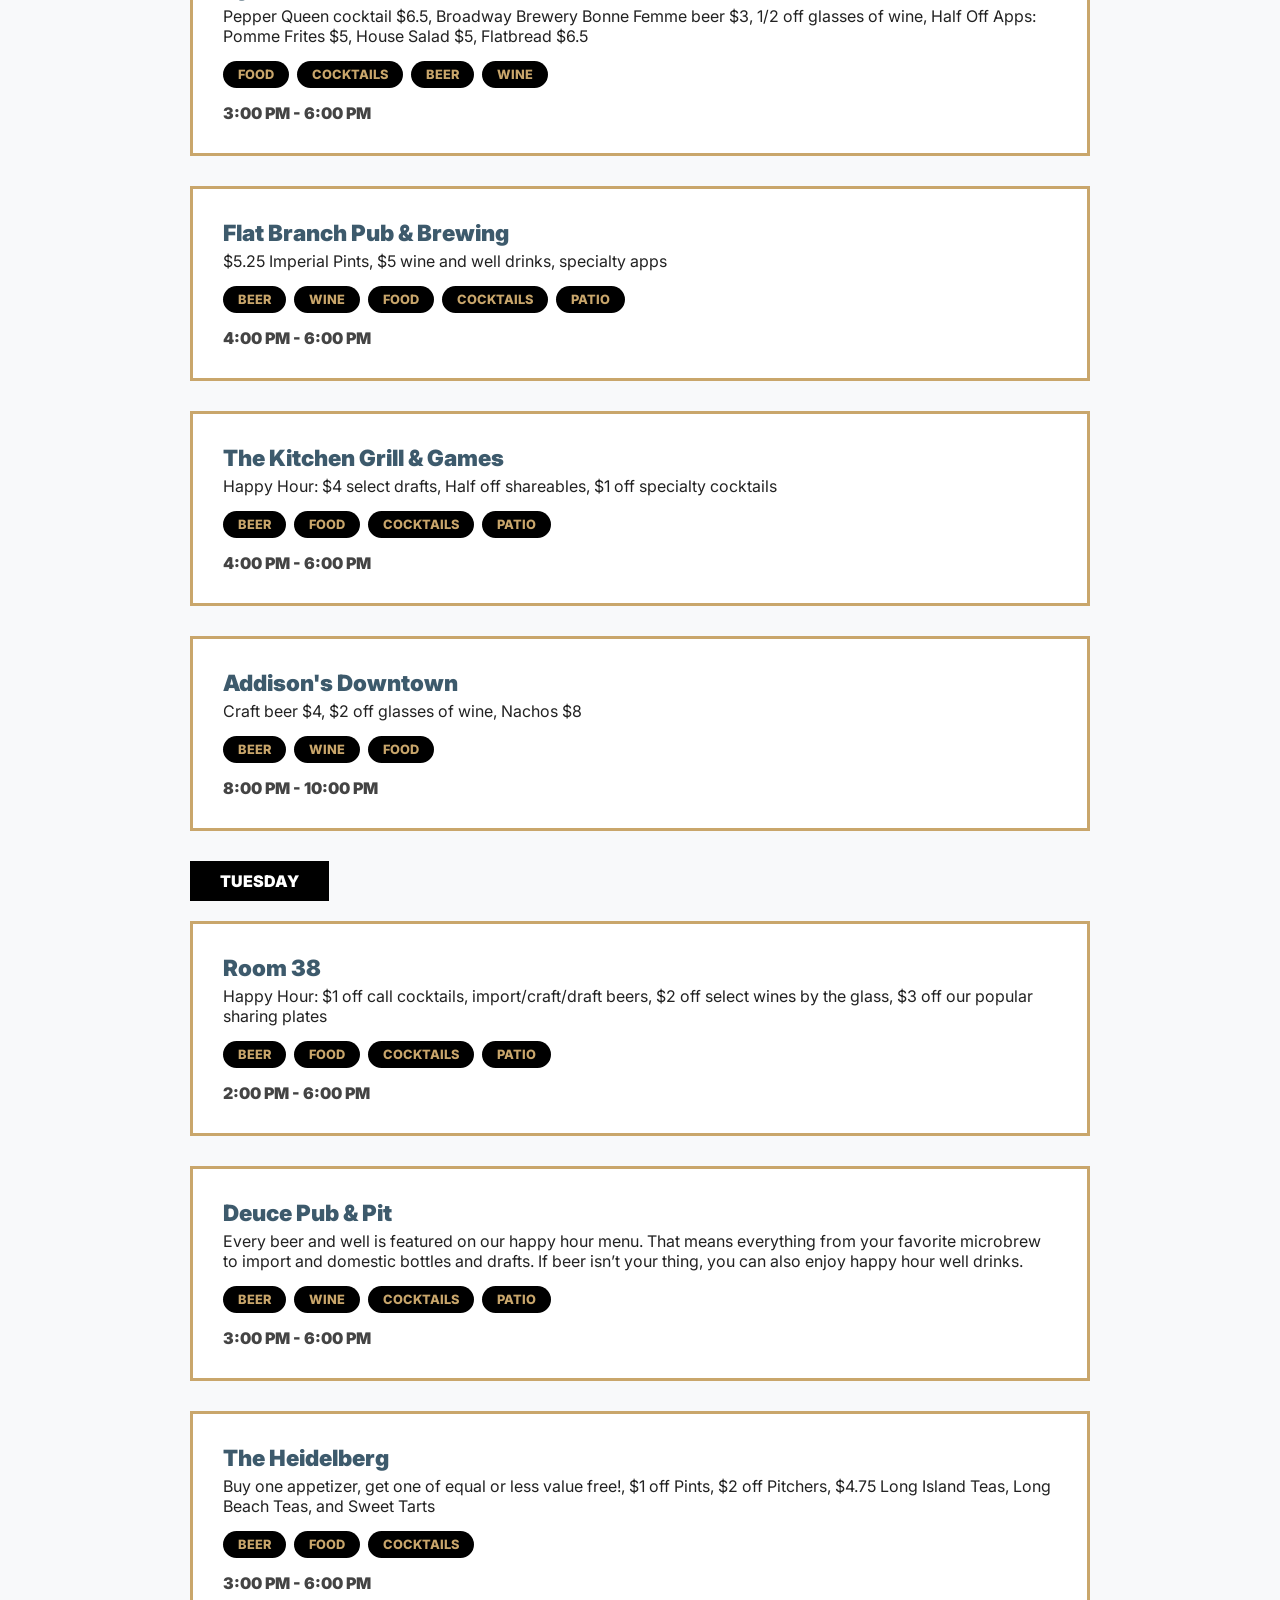
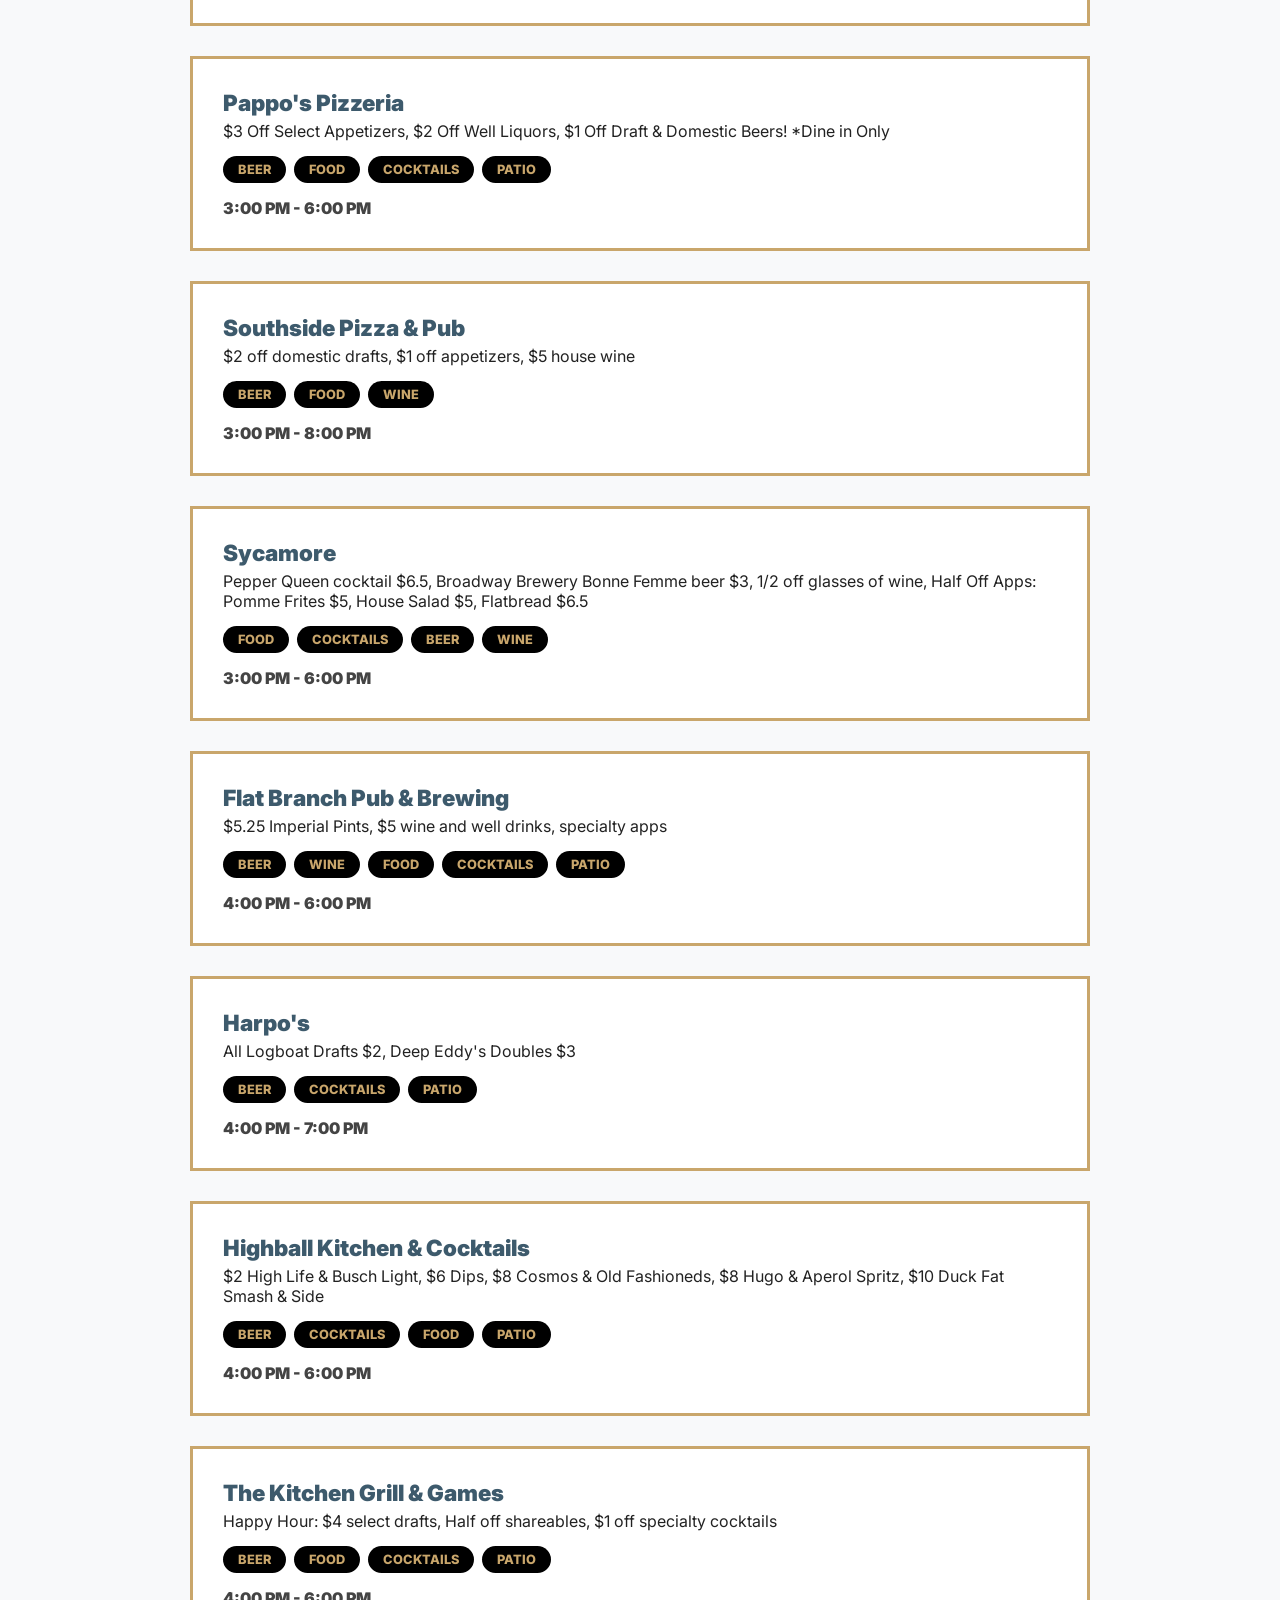
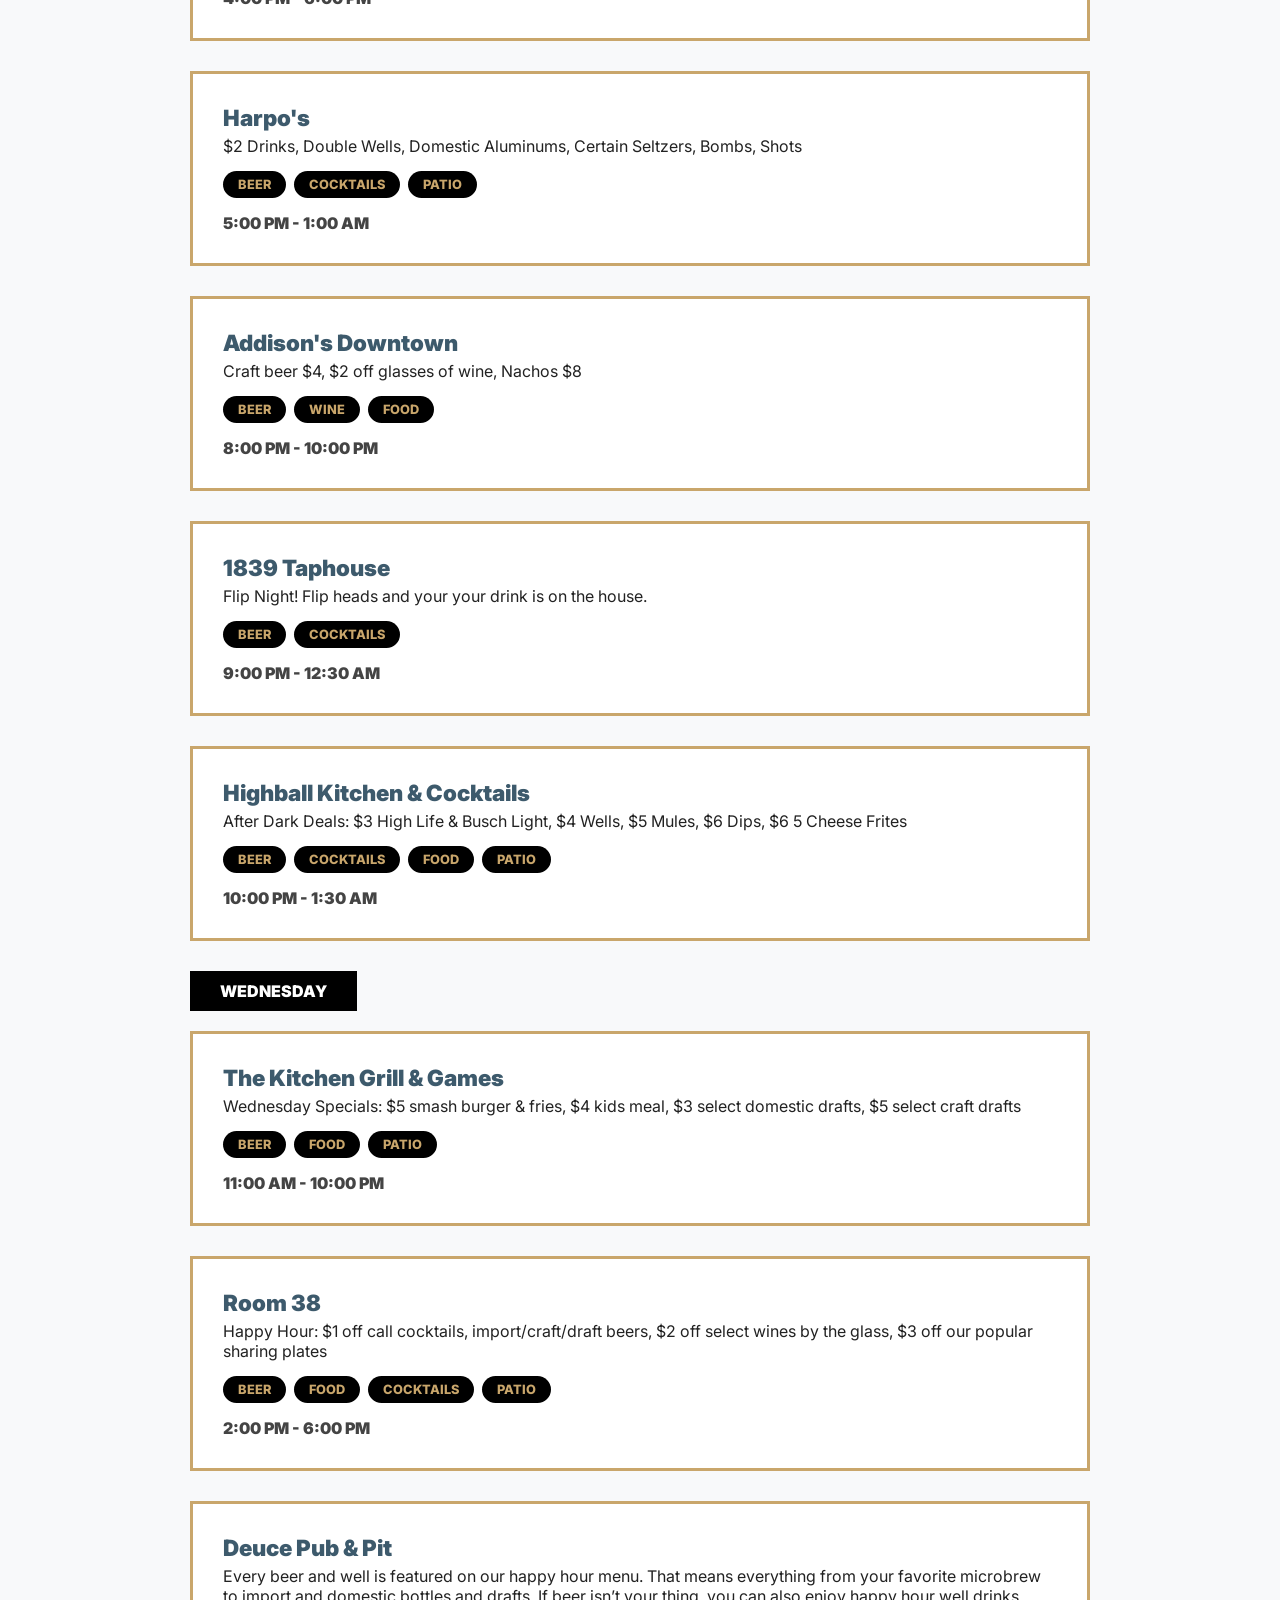
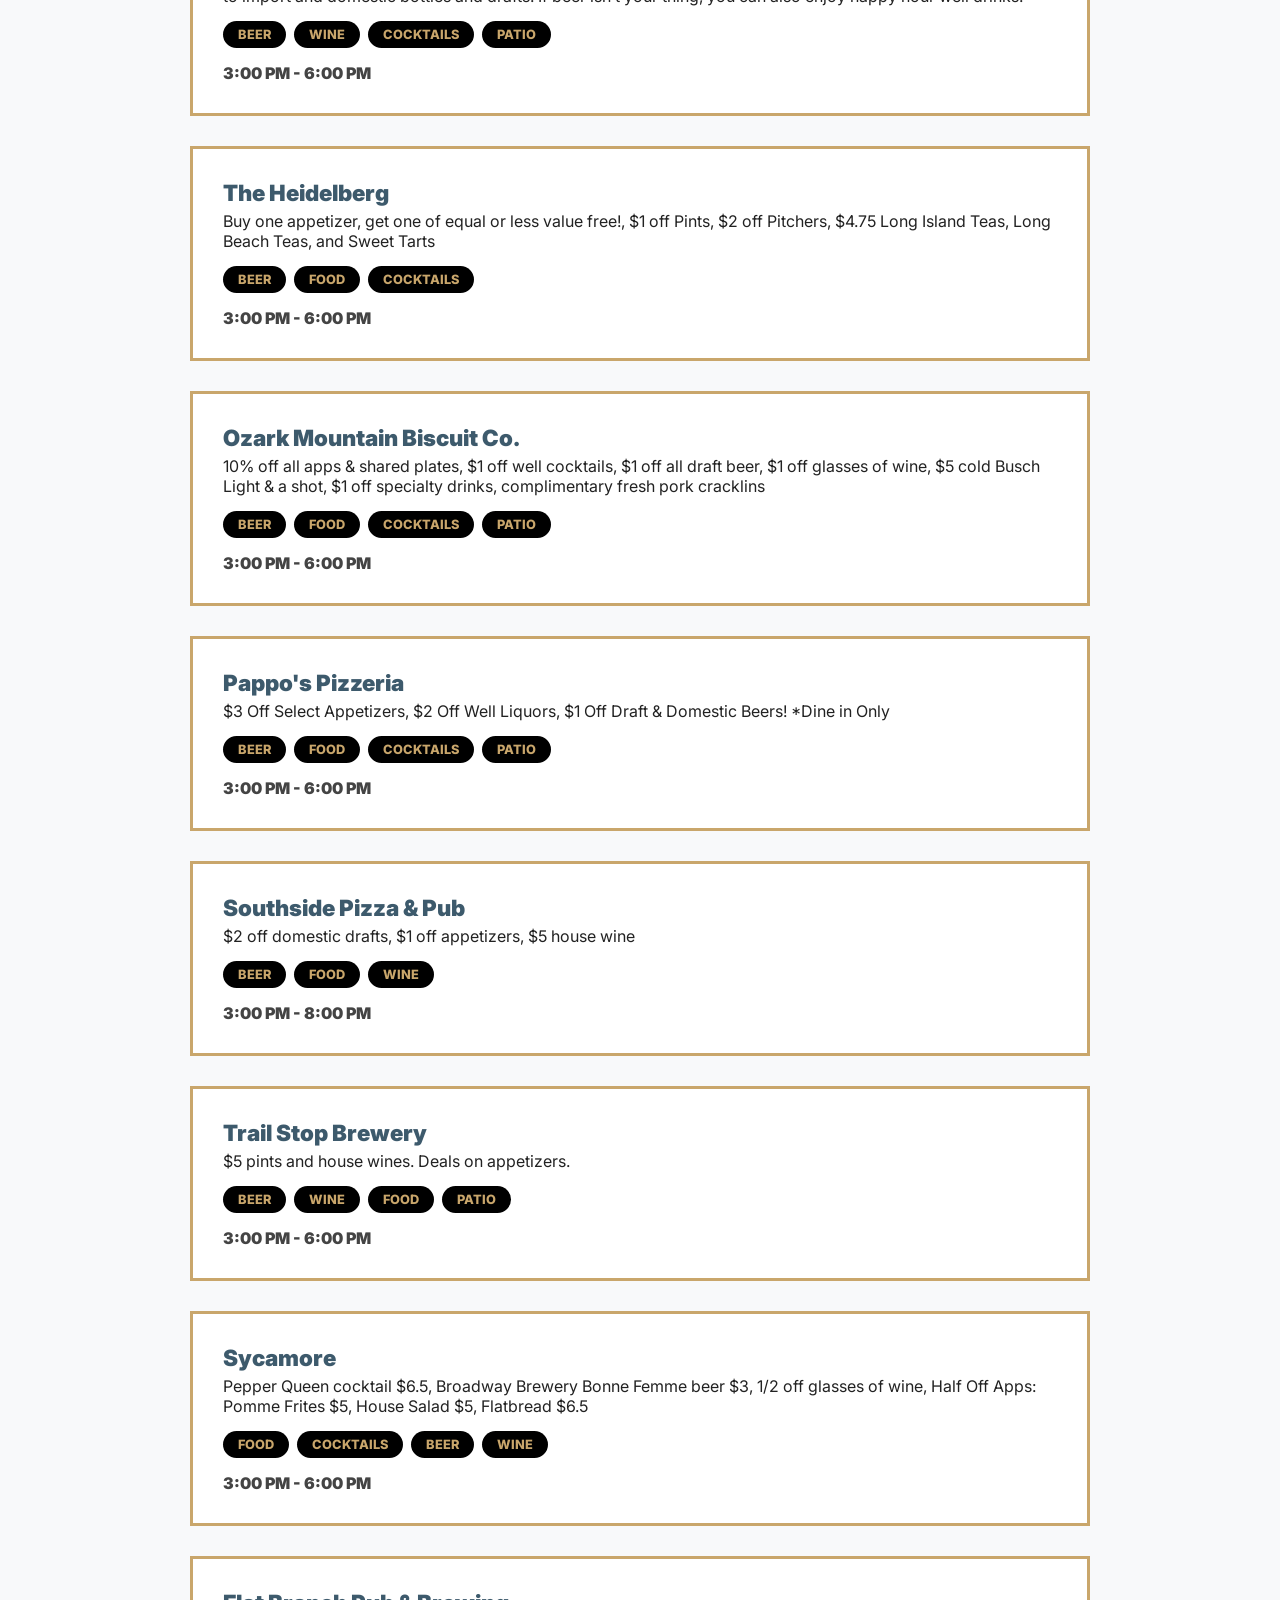
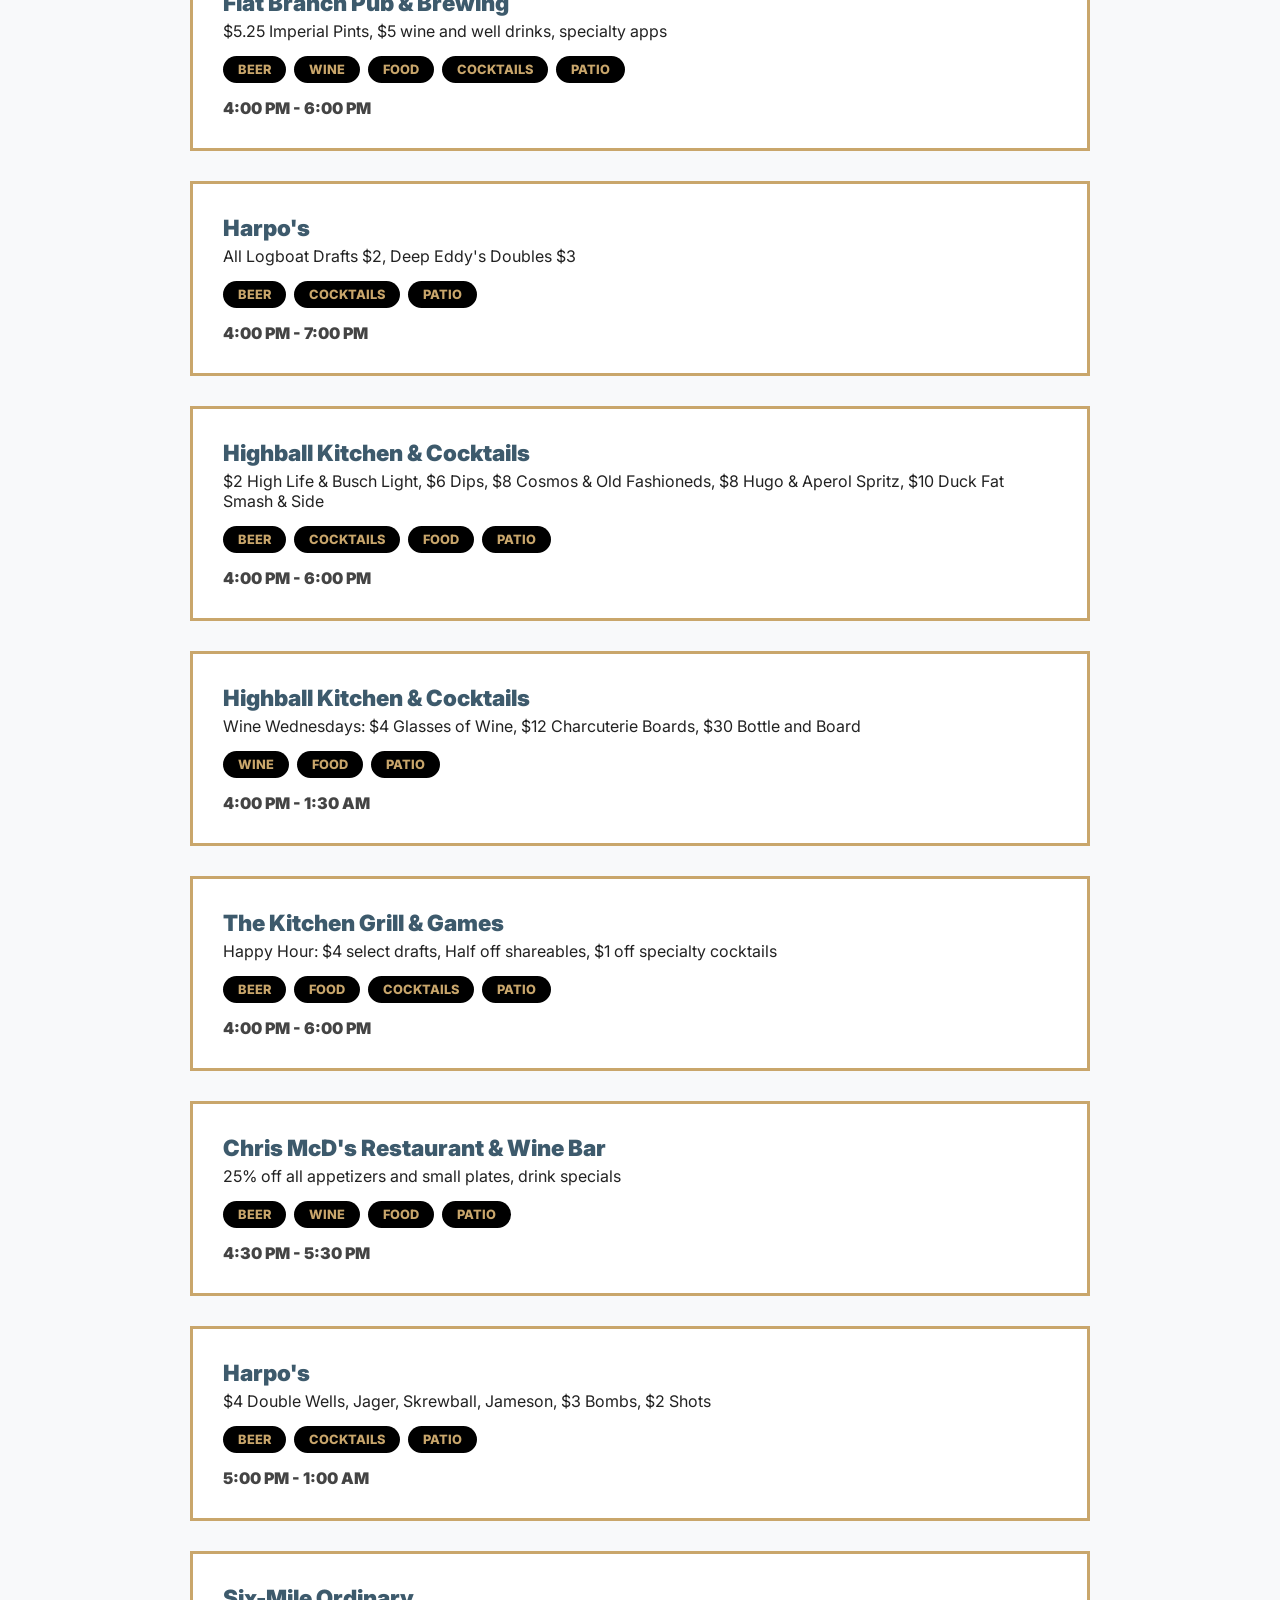
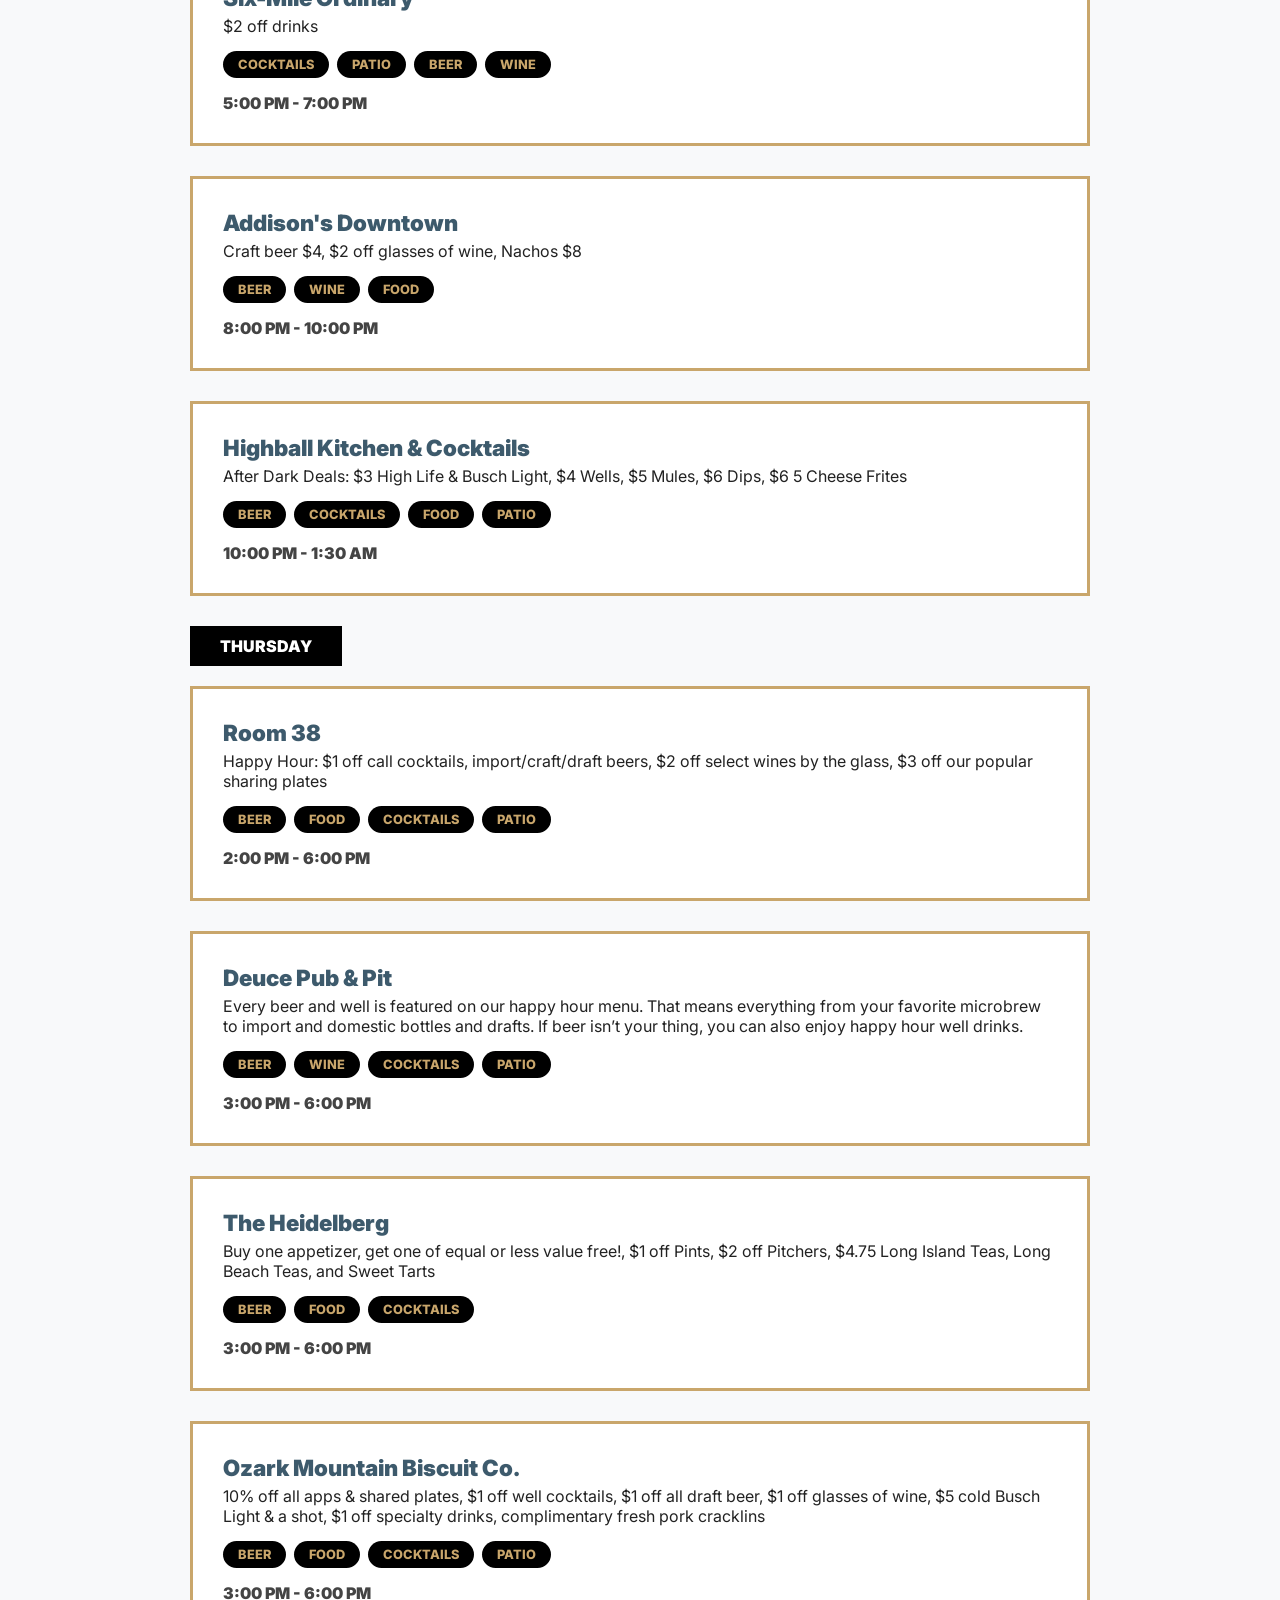
<file: savor/index.html>
<!DOCTYPE html>
<html lang="en">
<head>
    <meta charset="UTF-8">
    <meta name="viewport" content="width=device-width, initial-scale=1.0">
    <title>Savor Columbia | Happy Hour Finder</title>
    <link href="https://fonts.googleapis.com/css2?family=Playfair+Display:wght@700&family=Inter:wght@400;800&display=swap" rel="stylesheet">
    <link rel="stylesheet" href="style.css">
</head>
<body>
    <header>
        <h1>Savor Happy Hour</h1>
        <p id="current-time">Detecting time...</p>
    </header>
    <main>
        <div id="happy-hour-list"></div>
        <div id="upcoming-list"></div>
        <div class="filter-container">
            <button class="filter-btn active" data-tag="all">All</button>
            <button class="filter-btn" data-tag="beer">Beer</button>
            <button class="filter-btn" data-tag="wine">Wine</button>
            <button class="filter-btn" data-tag="cocktails">Cocktails</button>
            <button class="filter-btn" data-tag="food">Food</button>
            <button class="filter-btn" data-tag="patio">Patio</button>
        </div>
        <section id="directory-section">
            <div class="search-container">
                <input type="text" id="directory-search" placeholder="Search by establishment name...">
            </div>
            <div class="directory-controls">
                <button id="view-by-day" class="toggle-btn active">By Day</button>
                <button id="view-by-bar" class="toggle-btn">By Establishment (A-Z)</button>
            </div>
            <div id="day-nav-container" class="filter-container">
                <button class="day-nav-btn" onclick="scrollToDay('Monday')">Mon</button>
                <button class="day-nav-btn" onclick="scrollToDay('Tuesday')">Tue</button>
                <button class="day-nav-btn" onclick="scrollToDay('Wednesday')">Wed</button>
                <button class="day-nav-btn" onclick="scrollToDay('Thursday')">Thu</button>
                <button class="day-nav-btn" onclick="scrollToDay('Friday')">Fri</button>
                <button class="day-nav-btn" onclick="scrollToDay('Saturday')">Sat</button>
                <button class="day-nav-btn" onclick="scrollToDay('Sunday')">Sun</button>
            </div>
            <div id="full-directory"></div>
        </section>
    </main>
    <script src="script.js"></script>
</body>
</html>
</file>
<file: style.css>
body {
    font-family: -apple-system, BlinkMacSystemFont, "Segoe UI", Roboto, Helvetica, Arial, sans-serif;
    background-color: #f0f2f5;
    margin: 0;
    padding: 0;
    color: #1c1e21;
}

header {
    background-color: #000000;
    color: #F1B82D;
    padding: 30px 20px;
    text-align: center;
    box-shadow: 0 4px 10px rgba(0,0,0,0.2);
    border-bottom: 5px solid #F1B82D;
}

header h1 {
    margin: 0;
    font-size: 2.8rem; /* Increased from 2.2rem for more impact */
    font-weight: 900;
    text-transform: uppercase;
    letter-spacing: 3px; /* Slightly more space between letters for a pro look */
    color: #F1B82D;
    line-height: 1.1;
    
    /* THE VARSITY SHADOW:
       1. Hard black outline for clarity
       2. Gold 'glow' to bridge the colors
       3. Deep black drop shadow for 3D depth
    */
    text-shadow: 
        1px 1px 0px #000, 
        2px 2px 0px #000,
        3px 3px 0px #F1B82D, 
        4px 4px 0px rgba(0, 0, 0, 0.5),
        6px 6px 10px rgba(0, 0, 0, 0.8);
}

/* Let's also give the 'Detecting time' text a little more breathing room now */
#current-time {
    margin-top: 15px;
    letter-spacing: 1px;
    text-transform: uppercase;
    font-size: 0.8rem;
    opacity: 0.8;
}

#current-time {
    margin-top: 10px;
    color: white;
    font-size: 0.9rem;
    font-weight: 500;
}

main {
    padding: 15px;
    max-width: 600px;
    margin: 0 auto;
}

.section-title {
    margin-top: 30px;
    padding-bottom: 10px;
    border-bottom: 2px solid #ddd;
    font-size: 1.1rem;
    color: #555;
    text-transform: uppercase;
    font-weight: bold;
}

.deal-card {
    background: white;
    padding: 20px;
    margin-bottom: 15px;
    border-radius: 12px;
    box-shadow: 0 4px 6px rgba(0,0,0,0.05);
    display: flex;
    flex-direction: column;
    border-left: 6px solid #000000;
}

.deal-card.upcoming {
    border-left: 6px solid #888;
    background-color: #fafafa;
}

.deal-card h2 { margin: 0 0 8px 0; font-size: 1.4rem; }

.time-badge {
    background-color: #F1B82D;
    color: #000;
    padding: 6px 12px;
    border-radius: 6px;
    font-size: 0.8rem;
    font-weight: bold;
    align-self: flex-start;
    margin-top: 10px;
    text-transform: uppercase;
}

.time-badge.gray { background-color: #eee; color: #666; }

.directory-card {
    background: #fff;
    padding: 15px;
    margin-bottom: 10px;
    border-radius: 8px;
    display: flex;
    justify-content: space-between;
    align-items: center;
    border-left: 3px solid #ddd;
}

.directory-name { font-weight: bold; }
.directory-days { font-size: 0.75rem; color: #777; }

.submission-card {
    background: #000; /* Mizzou Black */
    color: #fff;
    padding: 25px;
    border-radius: 12px;
    margin-top: 20px;
    box-shadow: 0 4px 15px rgba(0,0,0,0.2);
}

.submission-card p {
    margin-bottom: 20px;
    color: #F1B82D; /* Mizzou Gold */
    font-weight: bold;
}

.map-link {
    display: inline-block;
    padding: 5px 0; /* Makes the "tap target" taller for thumbs */
    color: inherit;
    text-decoration: none;
    border-bottom: 2px solid #F1B82D; /* Thicker line looks better on mobile */
}

#deal-form {
    display: flex;
    flex-direction: column;
    gap: 12px;
}

.tag-container {
    display: flex;
    flex-wrap: wrap;
    gap: 6px;
    margin: 10px 0;
}

.filter-container {
    display: flex;
    gap: 8px;
    overflow-x: auto; /* Allows scrolling on small phones */
    padding: 10px 0;
    margin-bottom: 10px;
}

.share-btn {
    background: transparent;
    border: 1px solid #F1B82D;
    color: #F1B82D;
    padding: 5px 12px;
    border-radius: 4px;
    font-size: 0.75rem;
    cursor: pointer;
    margin-top: 10px;
    display: inline-block;
    font-weight: bold;
    text-transform: uppercase;
    transition: 0.2s;
}

#day-nav-container {
    justify-content: space-between;
    padding: 5px 0;
    border-top: 1px solid #333;
    margin-top: 5px;
}

.day-nav-btn {
    background: #222;
    color: #F1B82D;
    border: none;
    padding: 8px 5px;
    font-size: 0.7rem;
    font-weight: bold;
    flex: 1;
    text-align: center;
    cursor: pointer;
    text-transform: uppercase;
}

.day-nav-btn:not(:last-child) {
    border-right: 1px solid #333;
}

.share-btn:hover {
    background: #F1B82D;
    color: #000;
}

.disclaimer {
    font-size: 0.7rem;
    color: #888;
    max-width: 80%;
    margin: 10px auto 0;
    line-height: 1.4;
    font-style: italic;
}

.filter-btn {
    background: transparent;
    color: #F1B82D;
    border: 1px solid #F1B82D;
    padding: 6px 15px;
    border-radius: 20px;
    white-space: nowrap;
    cursor: pointer;
    font-size: 0.8rem;
    font-weight: bold;
}

.filter-btn.active {
    background: #F1B82D;
    color: #000;
}

.tag-badge {
    background: #222; /* High contrast background */
    color: #F1B82D; /* Mizzou Gold */
    border: 1px solid #F1B82D;
    padding: 3px 10px;
    border-radius: 20px;
    font-size: 0.65rem;
    font-weight: 800;
    text-transform: uppercase;
    letter-spacing: 0.5px;
}

#deal-form input {
    padding: 12px;
    border-radius: 6px;
    border: none;
    font-size: 1rem;
}

#deal-form button {
    background-color: #F1B82D;
    color: #000;
    border: none;
    padding: 15px;
    border-radius: 6px;
    font-weight: 900;
    text-transform: uppercase;
    cursor: pointer;
    transition: transform 0.2s;
}

#deal-form button:hover {
    transform: scale(1.02);
    background-color: #ffd26b;
}

.day-header {
    background-color: #000;
    color: #F1B82D;
    padding: 8px 15px;
    margin-top: 25px;
    margin-bottom: 10px;
    font-size: 1rem;
    text-transform: uppercase;
    letter-spacing: 1px;
    border-radius: 4px;
    display: inline-block; /* Makes the black background only as wide as the text */
}

.directory-controls {
    display: flex;
    gap: 10px;
    margin-bottom: 20px;
    justify-content: center;
}

.toggle-btn {
    flex: 1;
    padding: 10px;
    border: 2px solid #000;
    background: #fff;
    font-weight: bold;
    cursor: pointer;
    border-radius: 6px;
    transition: 0.2s;
    text-transform: uppercase;
    font-size: 0.8rem;
}

.search-container {
    margin-bottom: 15px;
}

#directory-search {
    width: 100%;
    padding: 12px;
    border: 2px solid #ddd;
    border-radius: 8px;
    font-size: 1rem;
    box-sizing: border-box; /* Ensures padding doesn't break the width */
    outline: none;
    transition: border-color 0.2s;
}

#directory-search:focus {
    border-color: #F1B82D; /* Mizzou Gold focus ring */
}

.toggle-btn.active {
    background: #000;
    color: #F1B82D;
}

.map-link {
    color: inherit;
    text-decoration: none;
    border-bottom: 1px dashed #F1B82D;
}

.map-link:hover {
    color: #F1B82D;
}

/* For the A-Z view, we'll want to show the day abbreviations */
.day-tags {
    font-size: 0.7rem;
    color: #777;
    margin-top: 4px;
    font-style: italic;
}

.directory-details {
    font-size: 0.85rem;
    color: #555;
    margin-top: 2px;
}

.directory-time {
    text-align: right;
    font-size: 0.85rem;
    font-weight: bold;
    color: #000;
    min-width: 80px;
}

/* Let's make the directory cards a bit slimmer now that there are more of them */
.directory-card {
    background: #fff;
    padding: 12px 15px;
    margin-bottom: 6px;
    border-radius: 6px;
    display: flex;
    justify-content: space-between;
    align-items: center;
    border-left: 3px solid #F1B82D;
    box-shadow: 0 2px 4px rgba(0,0,0,0.05);
}


footer {
    text-align: center;
    margin-top: 50px;
    padding: 30px;
    color: #888;
    font-size: 0.8rem;
}

#update-date { font-weight: bold; color: #555; margin-bottom: 5px; }
</file>
<file: savor/style.css>
:root { --savor-blue: #3d5a6c; --savor-gold: #c9a66b; --savor-bg: #f8f9fa; }
body { background: var(--savor-bg); color: #222; font-family: 'Inter', sans-serif; margin: 0; }
header { background: var(--savor-blue); color: white; padding: 60px 20px; text-align: center; border-bottom: 5px solid var(--savor-gold); }
header h1 { font-family: 'Playfair Display', serif; margin: 0; font-size: 2.8rem; text-transform: uppercase; }
main { max-width: 900px; margin: 0 auto; padding: 20px; }

.filter-container, .directory-controls { display: flex; flex-wrap: wrap; justify-content: center; margin: 30px 0; }
button, .filter-btn, .toggle-btn, .day-nav-btn { background: white; border: 2px solid #222; padding: 12px 24px; border-radius: 0; cursor: pointer; color: #222; font-weight: 900; text-transform: uppercase; font-size: 0.9rem; margin: -1px; }
button.active, .filter-btn.active, .toggle-btn.active { background: var(--savor-blue) !important; color: white !important; border-color: #222 !important; }
.day-nav-btn { background: #333; color: white; flex: 1; }

.deal-card, .directory-card { background: white; border: 3px solid var(--savor-gold); padding: 30px; margin-bottom: 30px; }
.section-title { font-family: 'Playfair Display', serif; font-size: 2.2rem; color: var(--savor-blue); border-bottom: 2px solid #ddd; padding-bottom: 10px; margin-bottom: 30px; text-transform: uppercase; }
.day-header { display: inline-block; background: #000; color: white; padding: 10px 30px; text-transform: uppercase; font-weight: 900; margin-bottom: 20px; }

.map-link { text-decoration: none; color: var(--savor-blue); font-weight: 900; font-size: 1.8rem; }
.map-link-dir { text-decoration: none; color: var(--savor-blue); font-weight: 900; font-size: 1.4rem; }
.map-link:hover, .map-link-dir:hover { text-decoration: underline; }

.card-footer { display: flex; justify-content: space-between; align-items: center; margin-top: 20px; }
.time-badge { background: #eee; padding: 8px 15px; font-weight: 800; color: #444; font-size: 0.9rem; }
.share-btn { border: 1px solid var(--savor-gold); color: var(--savor-gold); font-size: 0.75rem; padding: 6px 14px; background: white; cursor: pointer; text-transform: uppercase; font-weight: 800; }

.tag-container { display: flex; flex-wrap: wrap; gap: 8px; margin: 15px 0; }
.tag-badge { background: #000; color: var(--savor-gold); padding: 6px 15px; border-radius: 50px; font-size: 0.8rem; font-weight: 800; text-transform: uppercase; }
.search-container input { width: 100%; padding: 15px; border: 2px solid #222; font-size: 1.1rem; box-sizing: border-box; }
</file>
